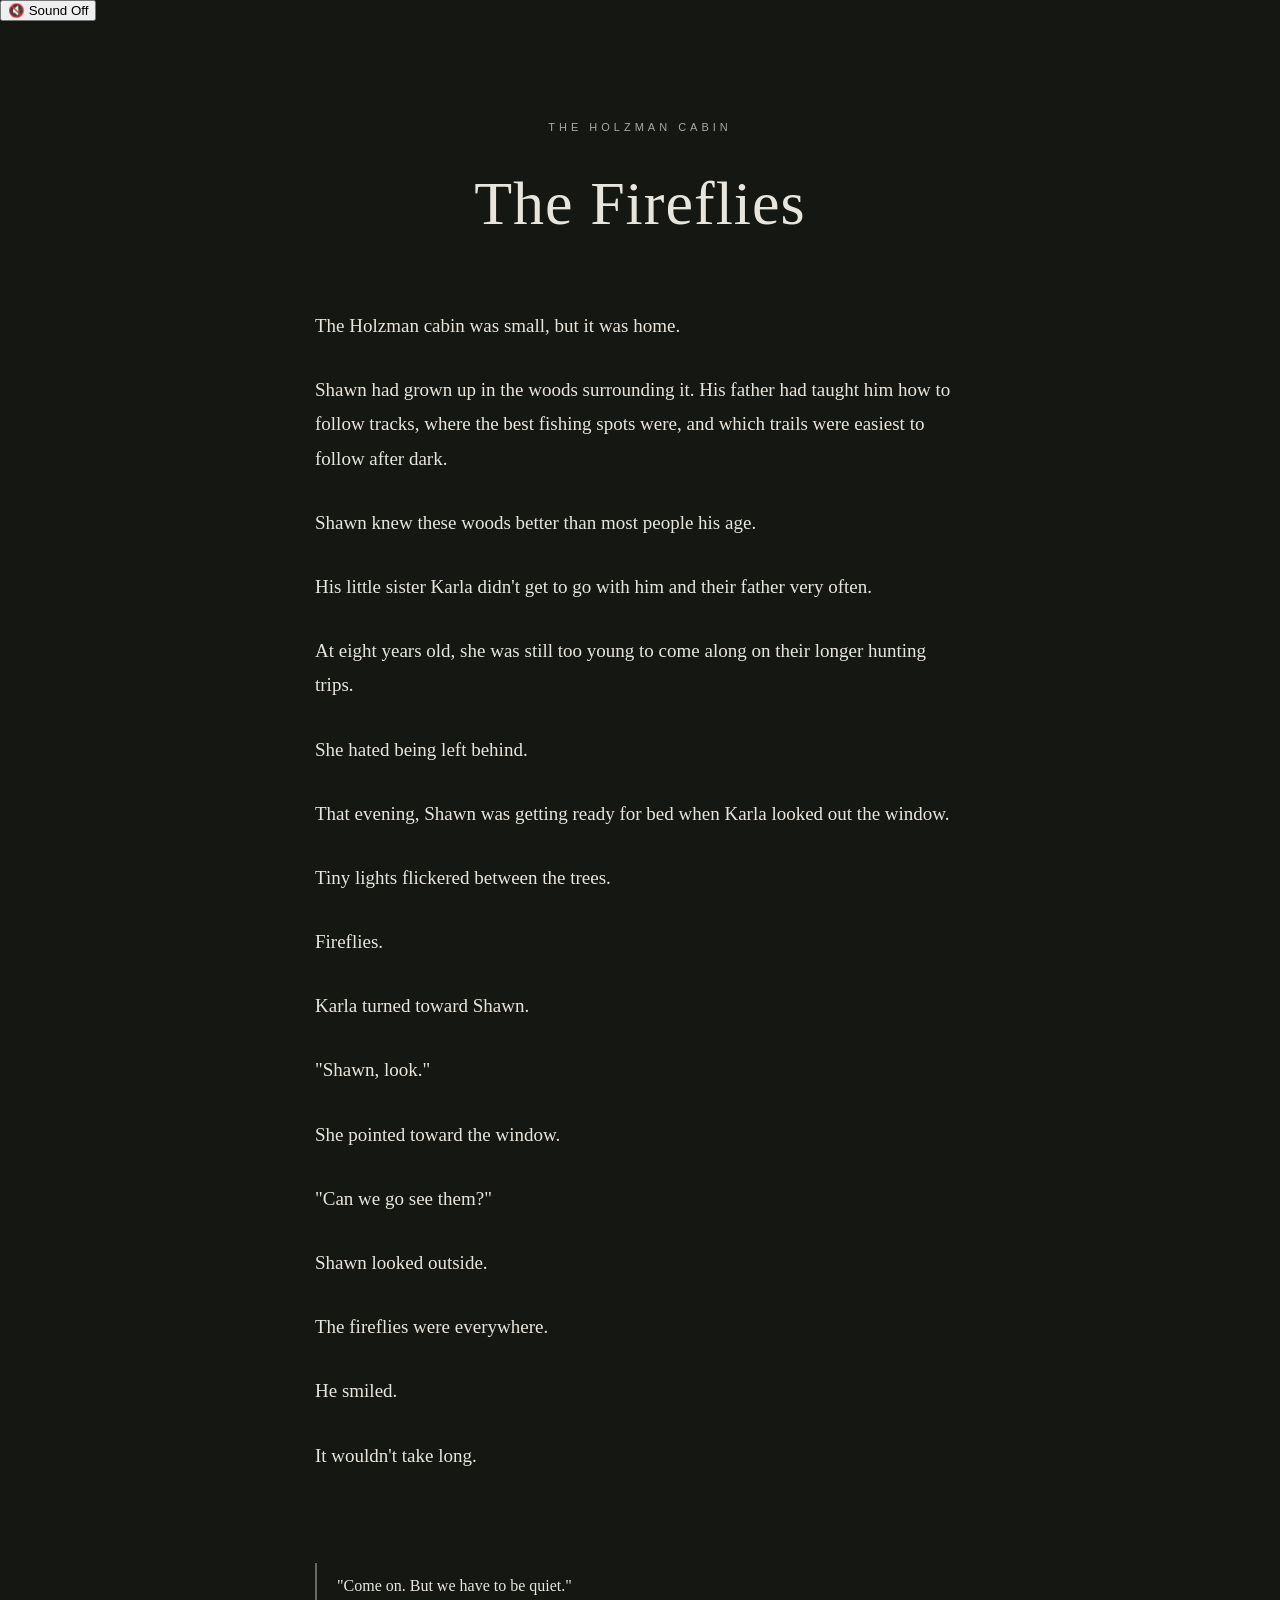
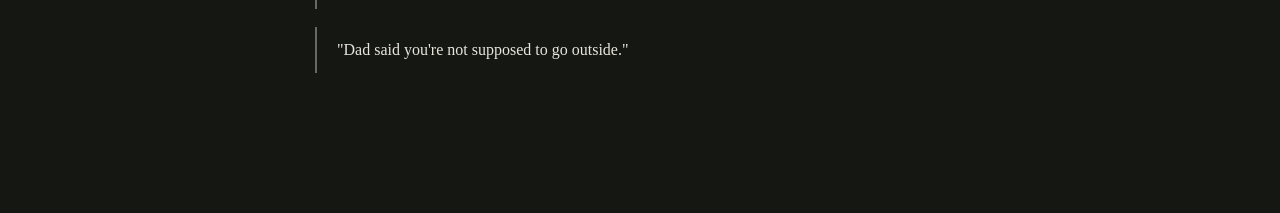
<file: index.html>
<!DOCTYPE html>
<html lang="en">
<head>
    <meta charset="UTF-8">
    <meta name="viewport" content="width=device-width, initial-scale=1.0">
    <title>The Fireflies</title>
    <link rel="stylesheet" href="./assets/css/styles.css">
</head>

<body>

    <!-- AUDIO CONTROL -->
    <div class="audio-control">
        <button id="sound-toggle">🔇 Sound Off</button>
    </div>

    <audio id="ambience" loop>
        <source src="./assets/audio/cabin-ambience.mp3" type="audio/mpeg">
    </audio>


    <main class="story-page opening">

        <p class="location">THE HOLZMAN CABIN</p>

        <h1>The Fireflies</h1>

        <section class="story-text">

            <p>
                The Holzman cabin was small, but it was home.
            </p>

            <p>
                Shawn had grown up in the woods surrounding it.
                His father had taught him how to follow tracks,
                where the best fishing spots were, and which trails
                were easiest to follow after dark.
            </p>

            <p>
                Shawn knew these woods better than most people
                his age.
            </p>

            <p>
                His little sister Karla didn't get to go with him
                and their father very often.
            </p>

            <p>
                At eight years old, she was still too young to
                come along on their longer hunting trips.
            </p>

            <p>
                She hated being left behind.
            </p>

            <p>
                That evening, Shawn was getting ready for bed when
                Karla looked out the window.
            </p>

            <p>
                Tiny lights flickered between the trees.
            </p>

            <p>
                Fireflies.
            </p>

            <p>
                Karla turned toward Shawn.
            </p>

            <p>
                "Shawn, look."
            </p>

            <p>
                She pointed toward the window.
            </p>

            <p>
                "Can we go see them?"
            </p>

            <p>
                Shawn looked outside.
            </p>

            <p>
                The fireflies were everywhere.
            </p>

            <p>
                He smiled.
            </p>

            <p>
                It wouldn't take long.
            </p>

        </section>


        <nav class="choices">

            <a href="./woods.html">
                "Come on. But we have to be quiet."
            </a>

            <a href="./cabin.html">
                "Dad said you're not supposed to go outside."
            </a>

        </nav>

    </main>


    <!-- AUDIO SCRIPT -->
    <script src="./assets/js/audio.js"></script>

</body>
</html>
</file>
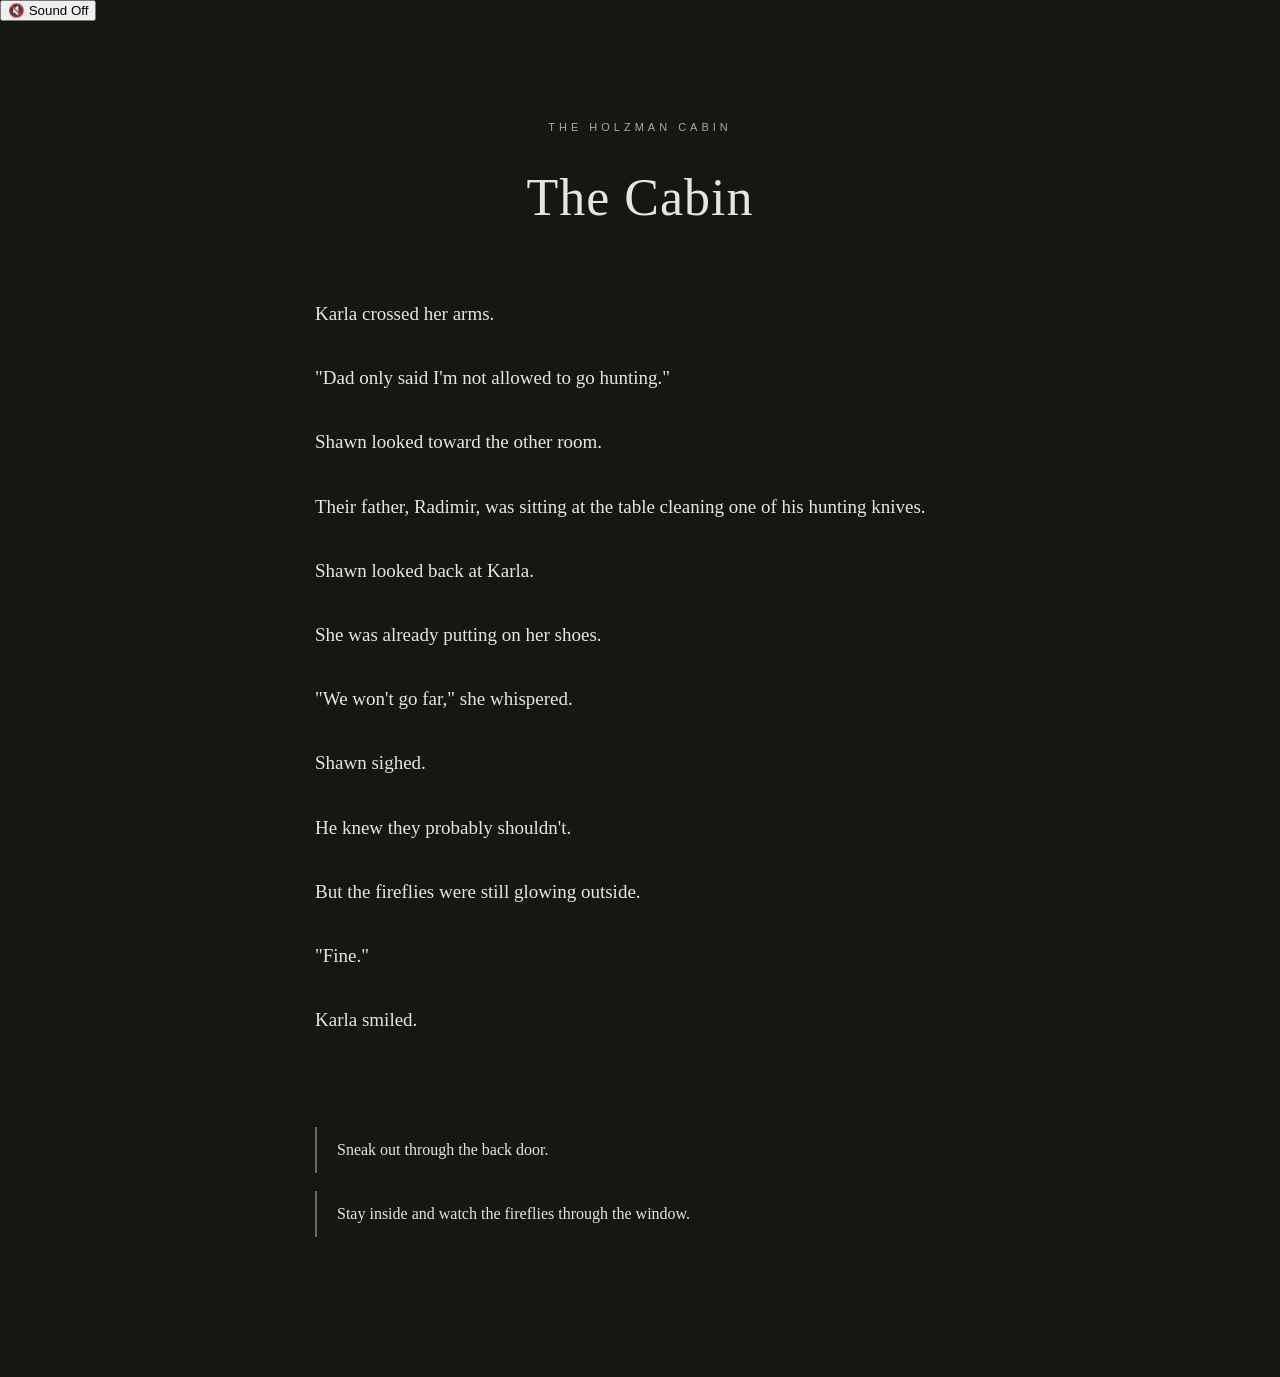
<file: cabin.html>
<!DOCTYPE html>
<html lang="en">
<head>
    <meta charset="UTF-8">
    <meta name="viewport" content="width=device-width, initial-scale=1.0">
    <title>The Fireflies — The Cabin</title>
    <link rel="stylesheet" href="./assets/css/styles.css">
</head>

<body>

    <!-- AUDIO CONTROL -->
    <div class="audio-control">
        <button id="sound-toggle">🔇 Sound Off</button>
    </div>

    <audio id="ambience" loop>
        <source src="./assets/audio/cabin-ambience.mp3" type="audio/mpeg">
    </audio>


    <main class="story-page cabin-page">

        <p class="location">THE HOLZMAN CABIN</p>

        <h1>The Cabin</h1>

        <section class="story-text">

            <p>
                Karla crossed her arms.
            </p>

            <p>
                "Dad only said I'm not allowed to go hunting."
            </p>

            <p>
                Shawn looked toward the other room.
            </p>

            <p>
                Their father, Radimir, was sitting at the table
                cleaning one of his hunting knives.
            </p>

            <p>
                Shawn looked back at Karla.
            </p>

            <p>
                She was already putting on her shoes.
            </p>

            <p>
                "We won't go far," she whispered.
            </p>

            <p>
                Shawn sighed.
            </p>

            <p>
                He knew they probably shouldn't.
            </p>

            <p>
                But the fireflies were still glowing outside.
            </p>

            <p>
                "Fine."
            </p>

            <p>
                Karla smiled.
            </p>


        </section>


        <nav class="choices">

            <a href="./woods.html">
                Sneak out through the back door.
            </a>

            <a href="./index.html">
                Stay inside and watch the fireflies through the window.
            </a>

        </nav>

    </main>


    <!-- AUDIO SCRIPT -->
    <script src="./assets/js/audio.js"></script>

</body>
</html>
</file>
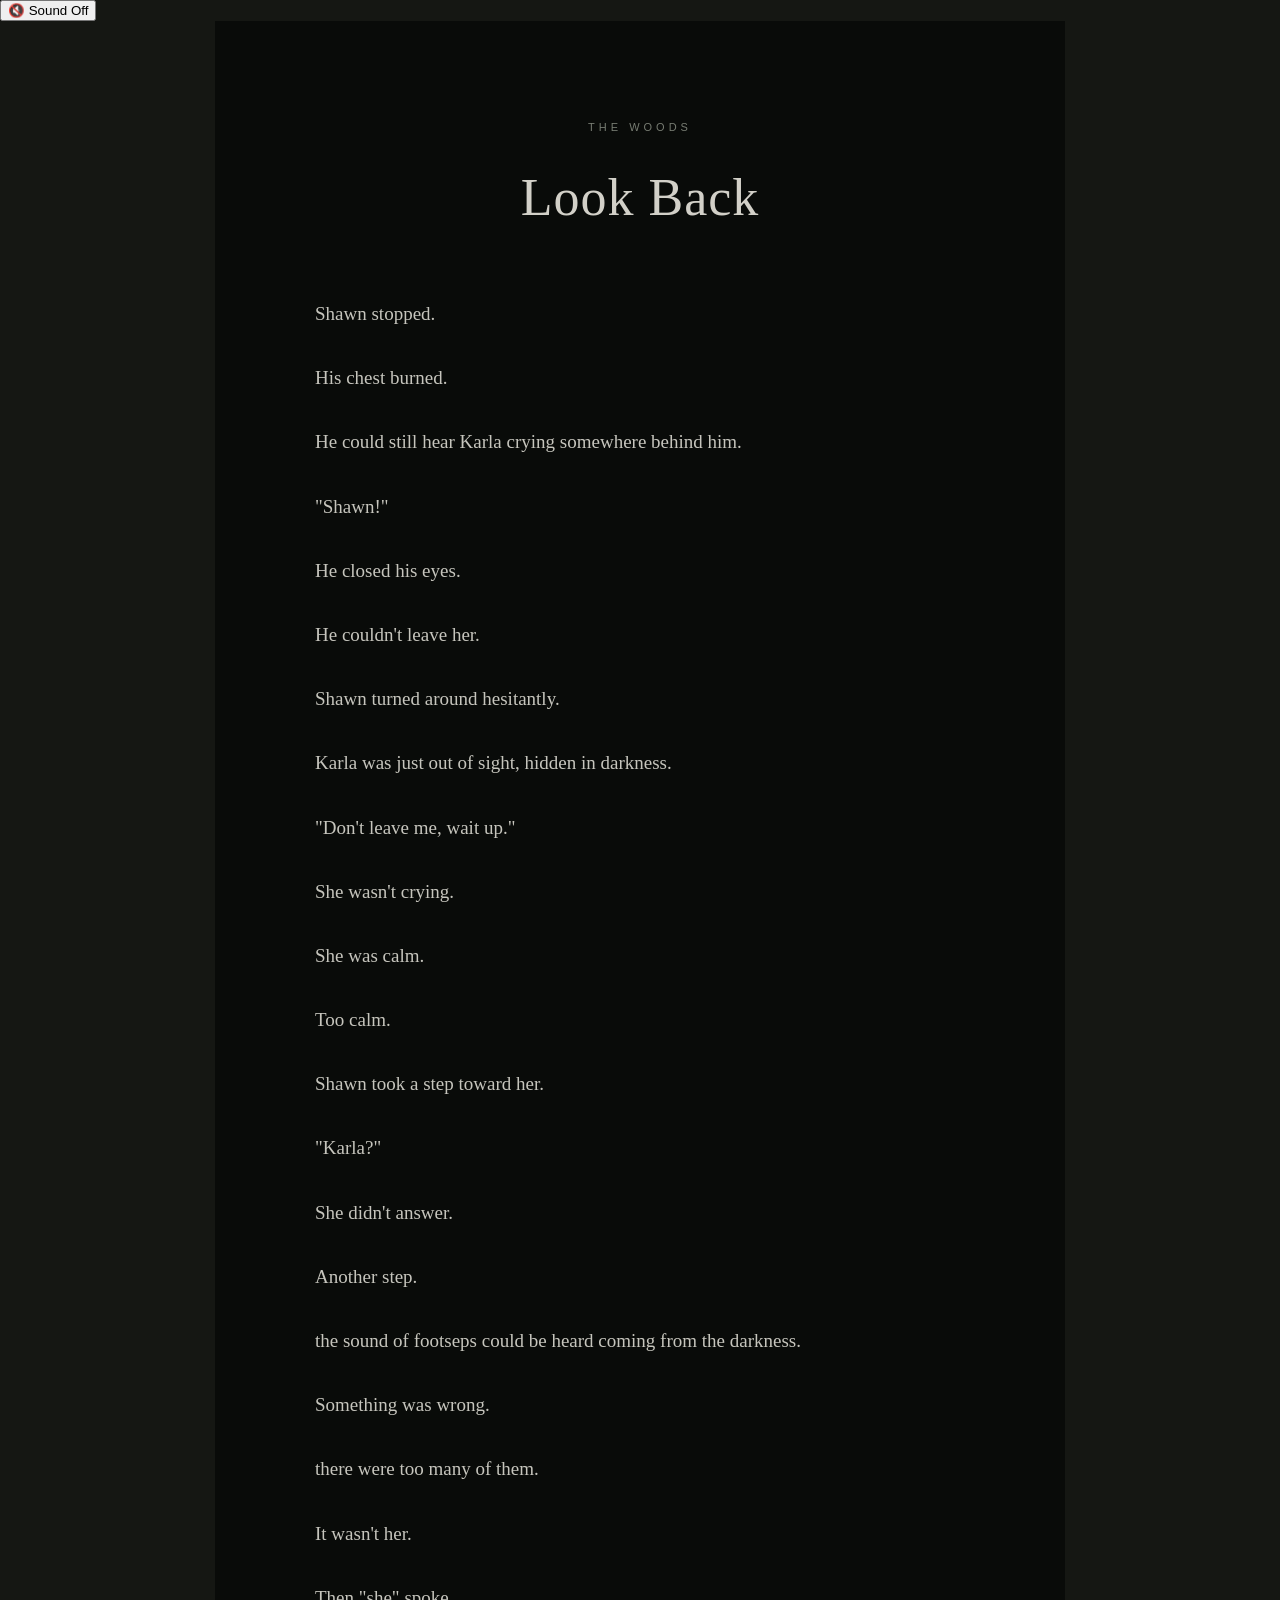
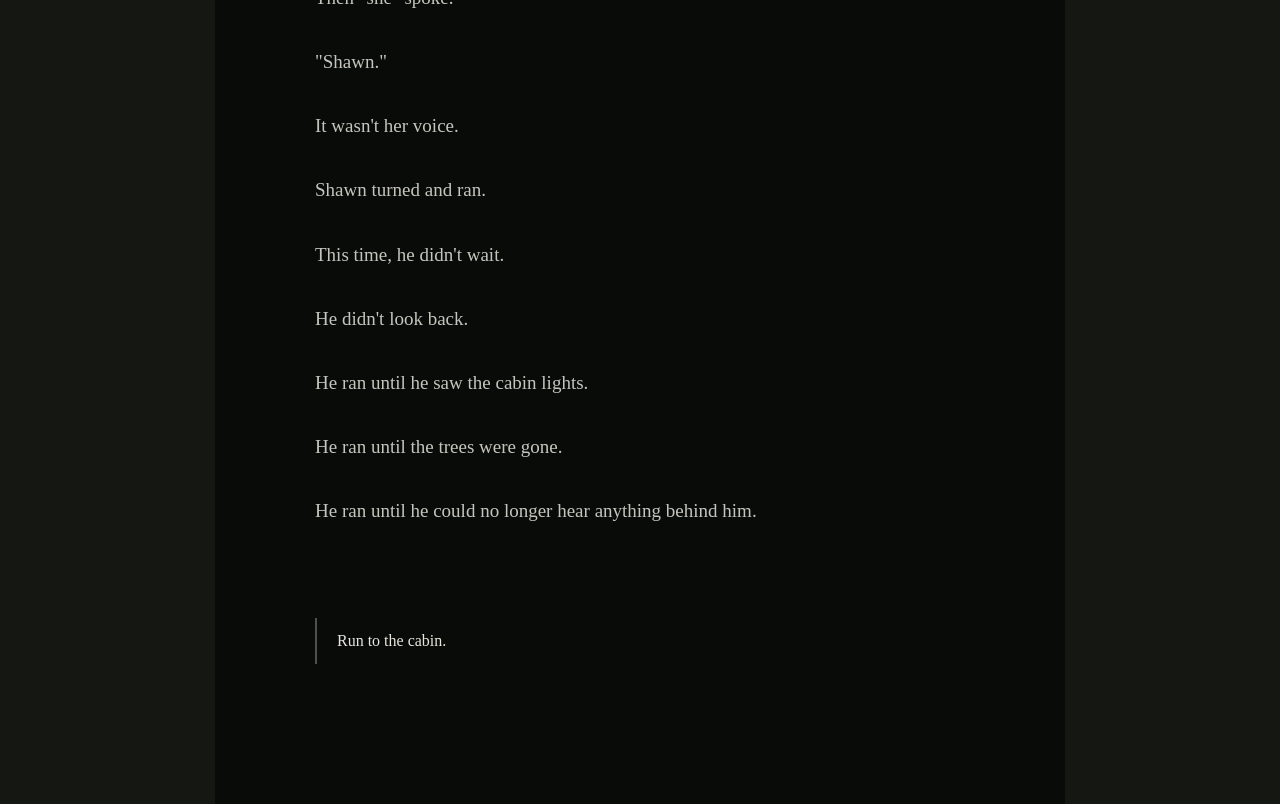
<file: creature-look.html>
<!DOCTYPE html>
<html lang="en">
<head>
    <meta charset="UTF-8">
    <meta name="viewport" content="width=device-width, initial-scale=1.0">
    <title>The Fireflies — Look Back</title>
    <link rel="stylesheet" href="./assets/css/styles.css">
</head>

<body>

        <div class="audio-control">
        <button id="sound-toggle">🔇 Sound Off</button>
    </div>

    <audio id="ambience" loop>
        <source src="./assets/audio/look.mp3" type="audio/mpeg">
    </audio>

    <main class="story-page horror-page">

        <p class="location">THE WOODS</p>

        <h1>Look Back</h1>

        <section class="story-text">

            <p>Shawn stopped.</p>

            <p>His chest burned.</p>

            <p>He could still hear Karla crying somewhere behind him.</p>

            <p>"Shawn!"</p>

            <p>He closed his eyes.</p>

            <p>He couldn't leave her.</p>

            <p>Shawn turned around hesitantly.</p>

            <p class="short-line">Karla was just out of sight, hidden in darkness.</p>

            <p>"Don't leave me, wait up."</p>

            <p>She wasn't crying.</p>

            <p>She was calm.</p>

            <p>Too calm.</p>

            <p>Shawn took a step toward her.</p>

            <p>"Karla?"</p>

            <p>She didn't answer.</p>

            <p>Another step.</p>

            <p>the sound of footseps could be heard coming from the darkness.</p>

            <p>Something was wrong.</p>

            <p>there were too many of them.</p>

            <p>It wasn't her.</p>

            <p>Then "she" spoke.</p>

            <p>"Shawn."</p>

            <p class="short-line">It wasn't her voice.</p>

            <p>Shawn turned and ran.</p>

            <p>This time, he didn't wait.</p>

            <p>He didn't look back.</p>

            <p>He ran until he saw the cabin lights.</p>

            <p>He ran until the trees were gone.</p>

            <p>He ran until he could no longer hear anything behind him.</p>

        </section>

        <nav class="choices horror-choices">

            <a href="./return.html">
                Run to the cabin.
            </a>

        </nav>

    </main>
    
    <script src="./assets/js/audio.js"></script>

    <script src="./assets/js/audio.js"></script>

</body>
</html>
</file>
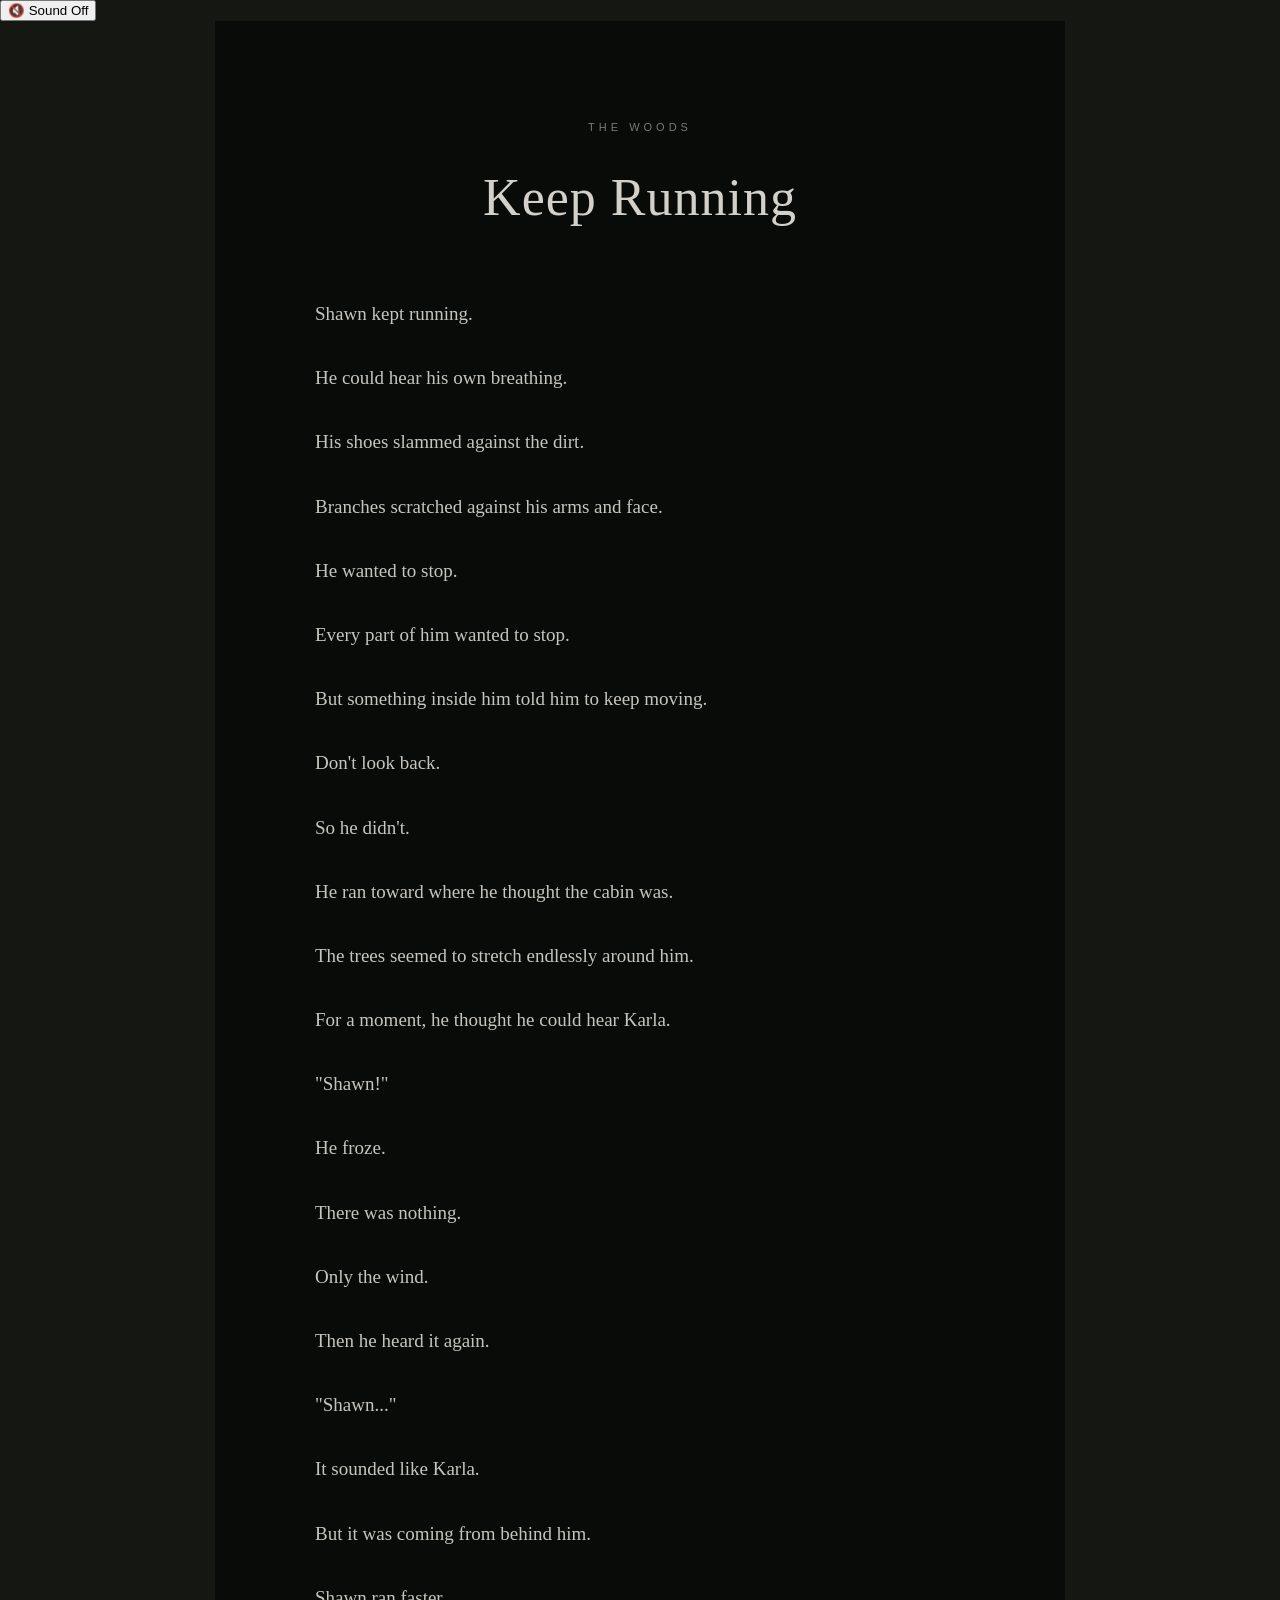
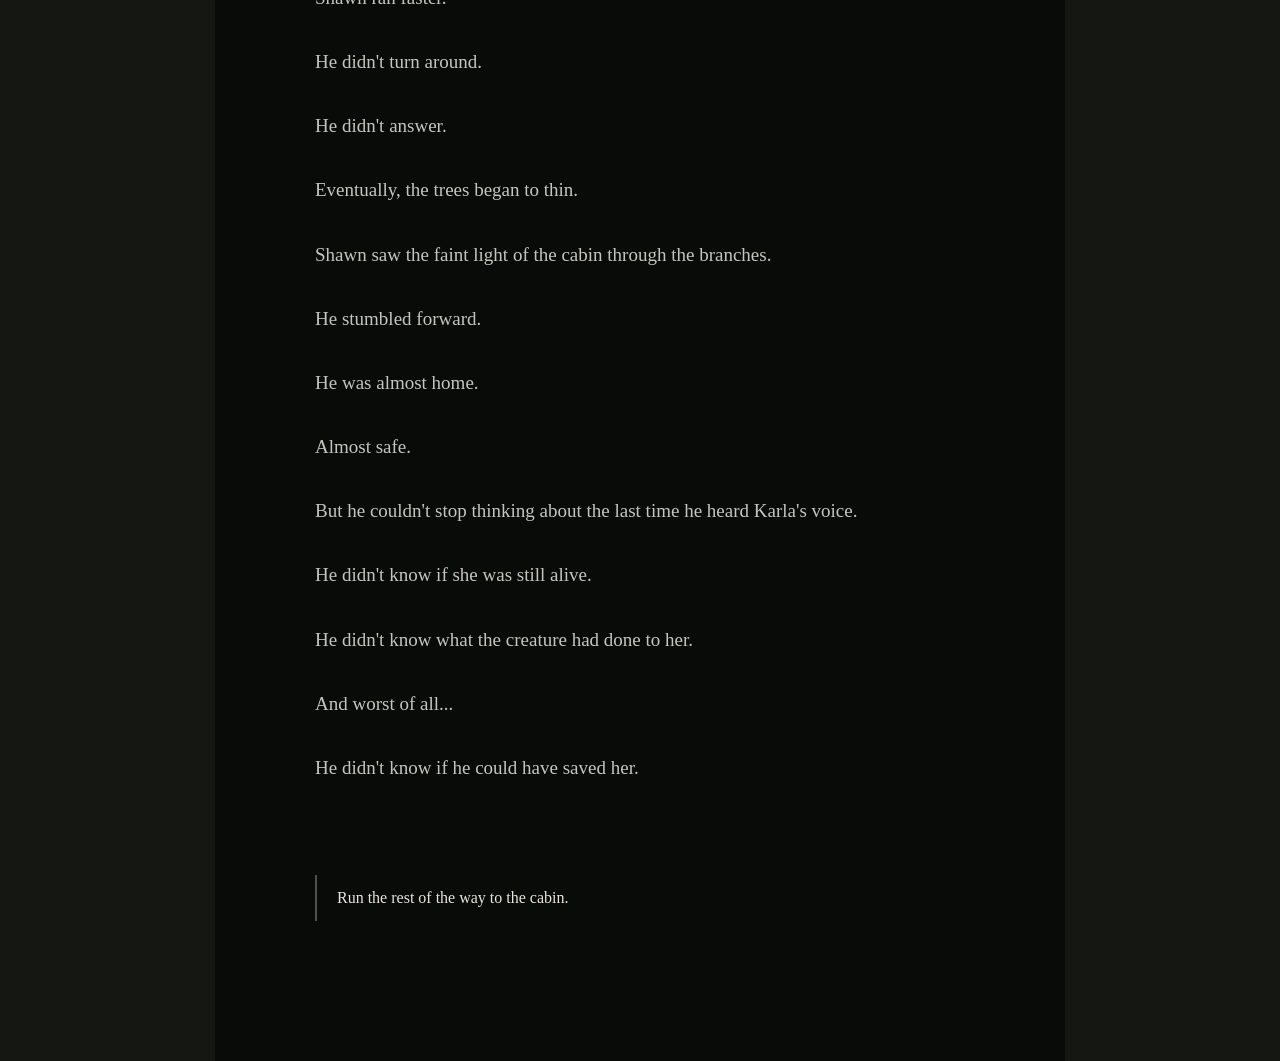
<file: creature-run.html>
<!DOCTYPE html>
<html lang="en">
<head>
    <meta charset="UTF-8">
    <meta name="viewport" content="width=device-width, initial-scale=1.0">
    <title>The Fireflies — Keep Running</title>
    <link rel="stylesheet" href="./assets/css/styles.css">
</head>

<body>

    <!-- AUDIO CONTROL -->
    <div class="audio-control">
        <button id="sound-toggle">🔇 Sound Off</button>
    </div>

    <audio id="ambience" loop>
        <source src="./assets/audio/running.mp3" type="audio/mpeg">
    </audio>


    <main class="story-page horror-page">

        <p class="location">THE WOODS</p>

        <h1>Keep Running</h1>

        <section class="story-text">

            <p>Shawn kept running.</p>

            <p>He could hear his own breathing.</p>

            <p>His shoes slammed against the dirt.</p>

            <p>Branches scratched against his arms and face.</p>

            <p>He wanted to stop.</p>

            <p>Every part of him wanted to stop.</p>

            <p>But something inside him told him to keep moving.</p>

            <p class="short-line">Don't look back.</p>

            <p>So he didn't.</p>

            <p>He ran toward where he thought the cabin was.</p>

            <p>The trees seemed to stretch endlessly around him.</p>

            <p>For a moment, he thought he could hear Karla.</p>

            <p>"Shawn!"</p>

            <p>He froze.</p>

            <p>There was nothing.</p>

            <p>Only the wind.</p>

            <p>Then he heard it again.</p>

            <p>"Shawn..."</p>

            <p>It sounded like Karla.</p>

            <p>But it was coming from behind him.</p>

            <p class="short-line">Shawn ran faster.</p>

            <p>He didn't turn around.</p>

            <p>He didn't answer.</p>

            <p>Eventually, the trees began to thin.</p>

            <p>Shawn saw the faint light of the cabin through the branches.</p>

            <p>He stumbled forward.</p>

            <p>He was almost home.</p>

            <p>Almost safe.</p>

            <p>But he couldn't stop thinking about the last time he heard Karla's voice.</p>

            <p>He didn't know if she was still alive.</p>

            <p>He didn't know what the creature had done to her.</p>

            <p>And worst of all...</p>

            <p class="short-line">He didn't know if he could have saved her.</p>

        </section>

        <nav class="choices horror-choices">

            <a href="./return.html">
                Run the rest of the way to the cabin.
            </a>

        </nav>

    </main>


    <!-- AUDIO SCRIPT -->
    <script src="./assets/js/audio.js"></script>

</body>
</html>
</file>
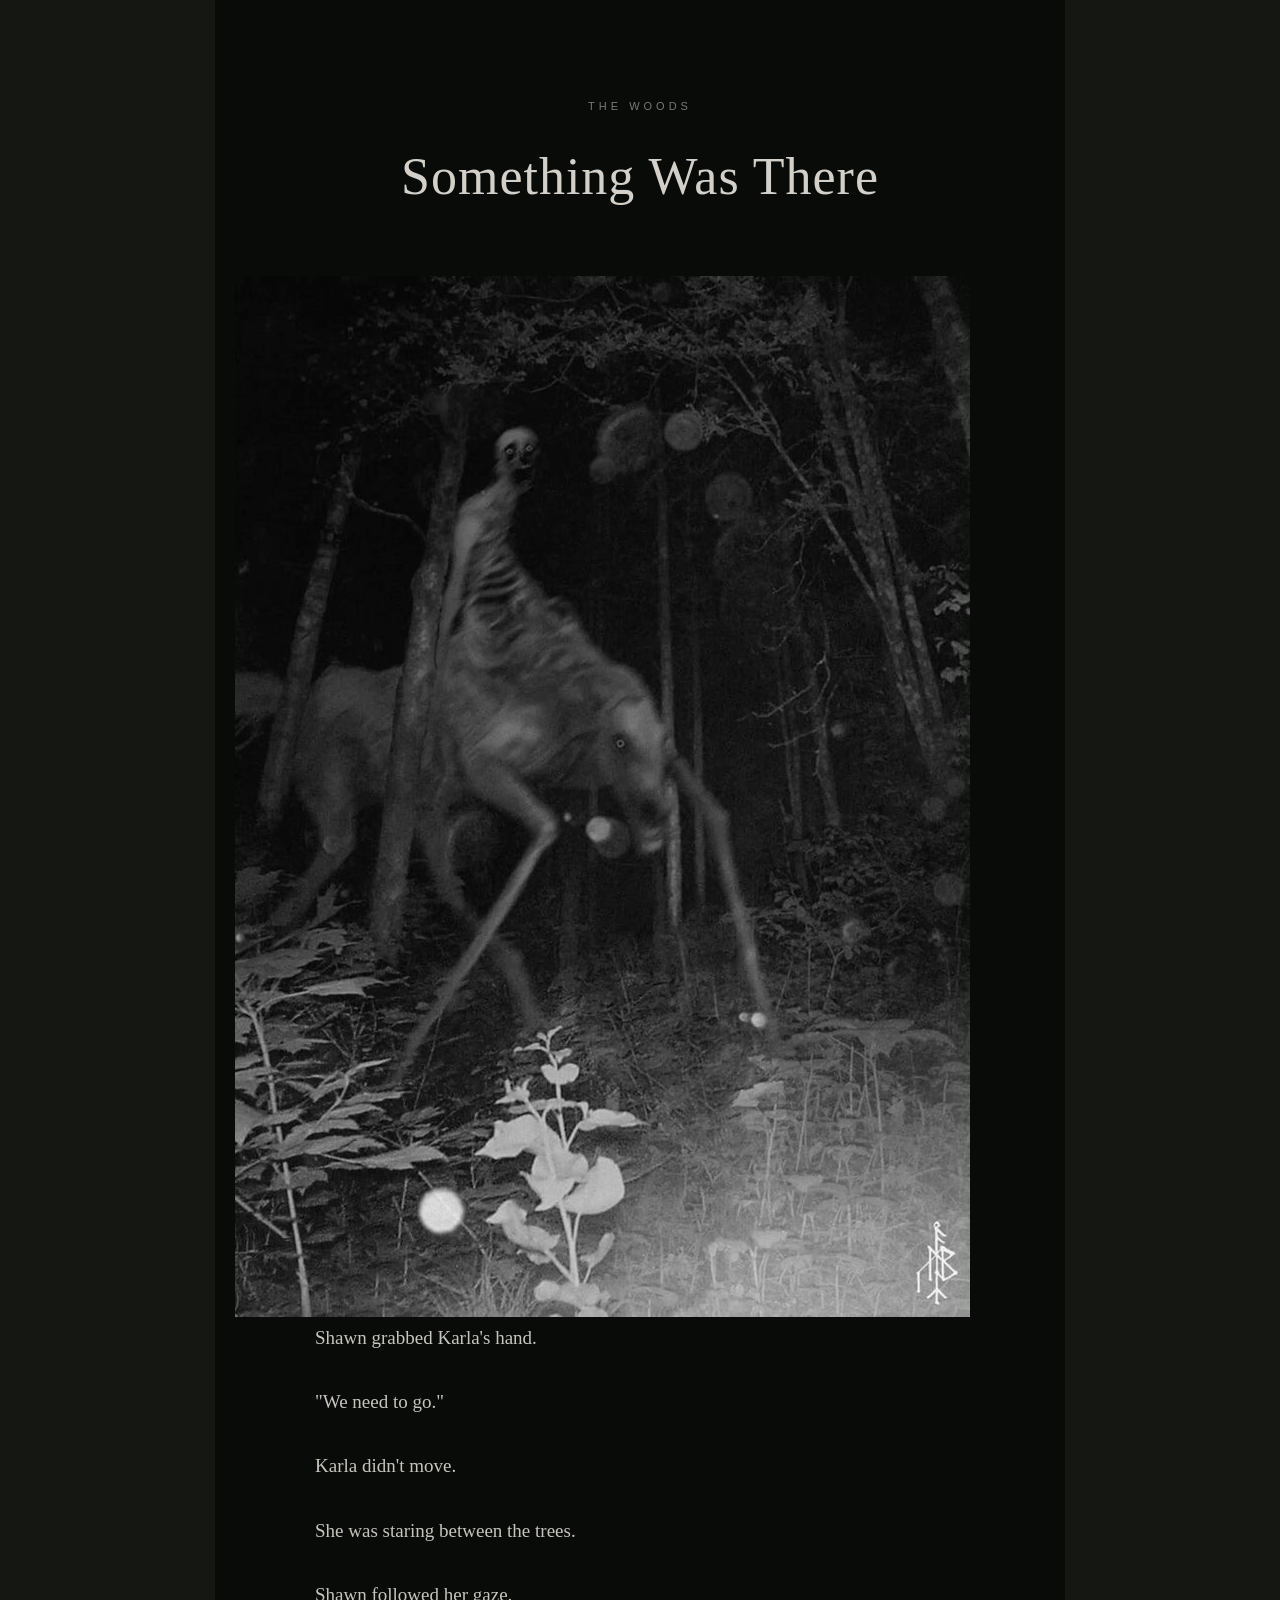
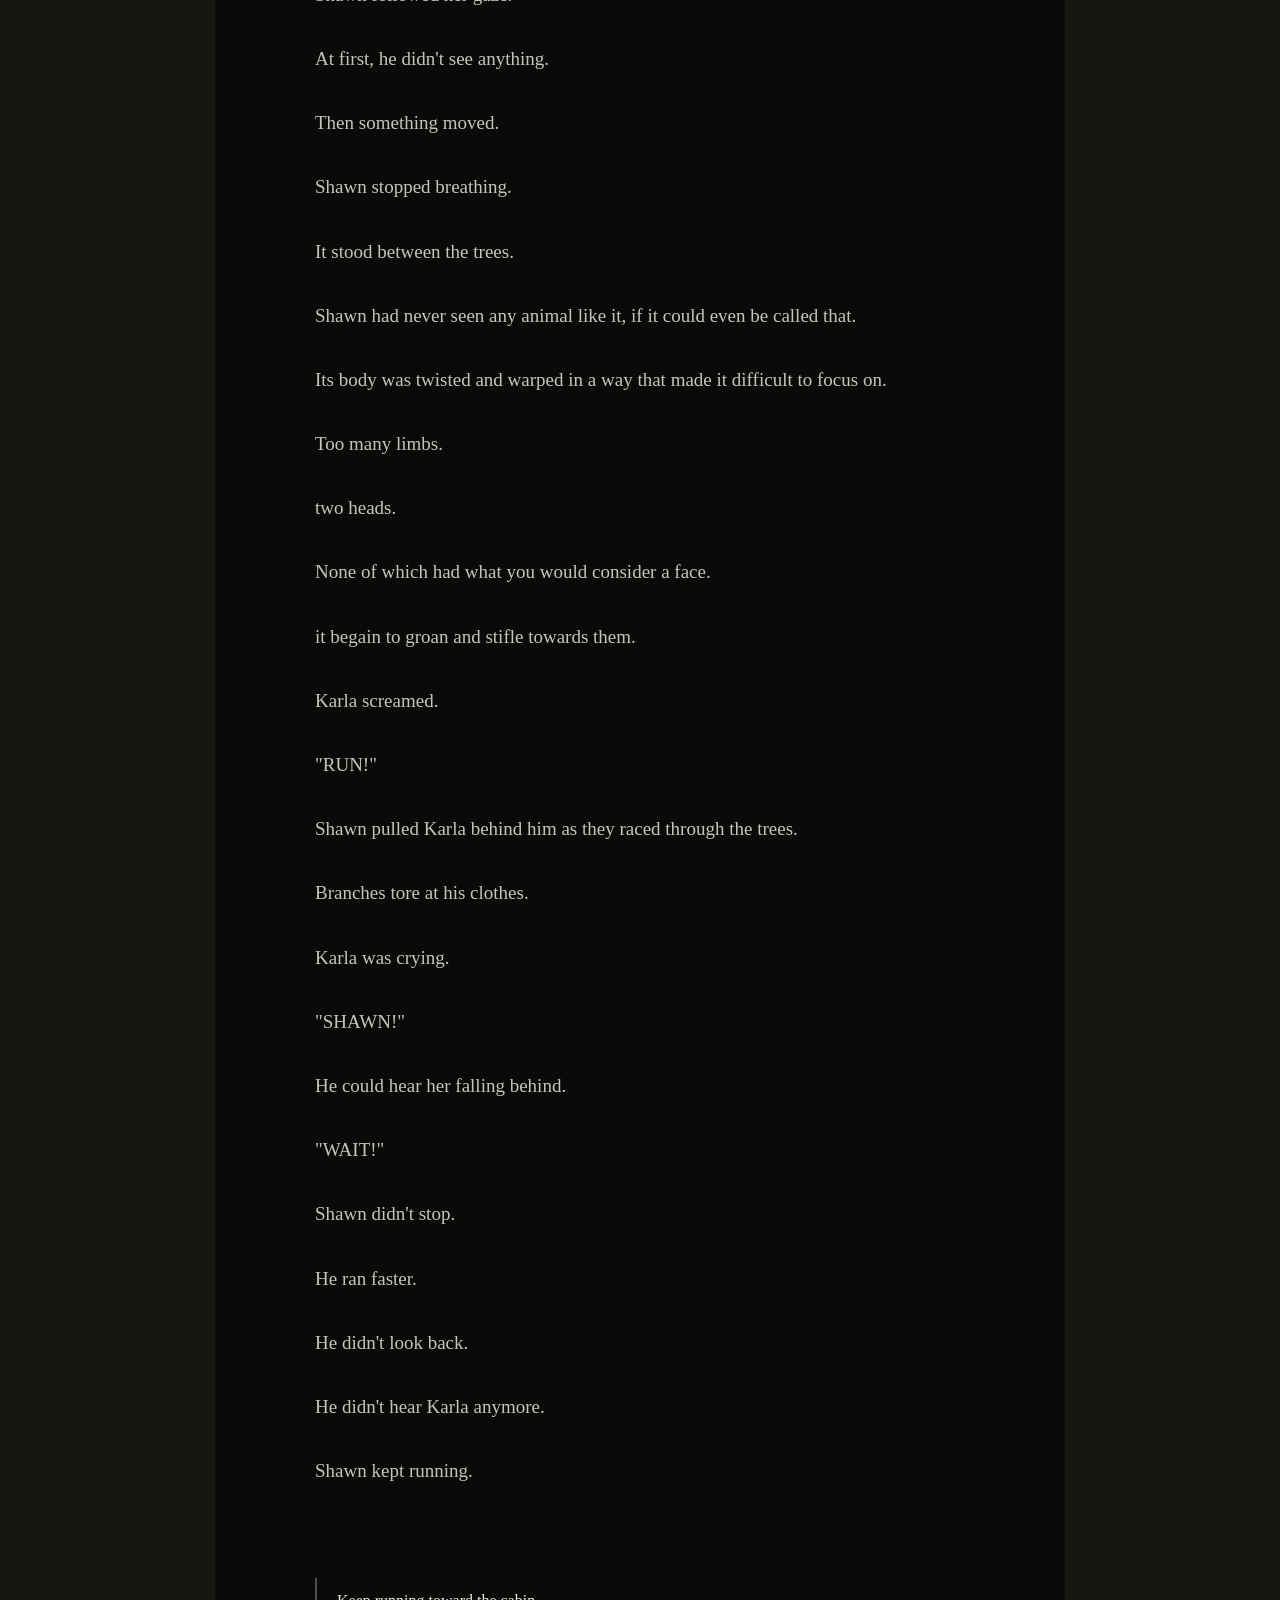
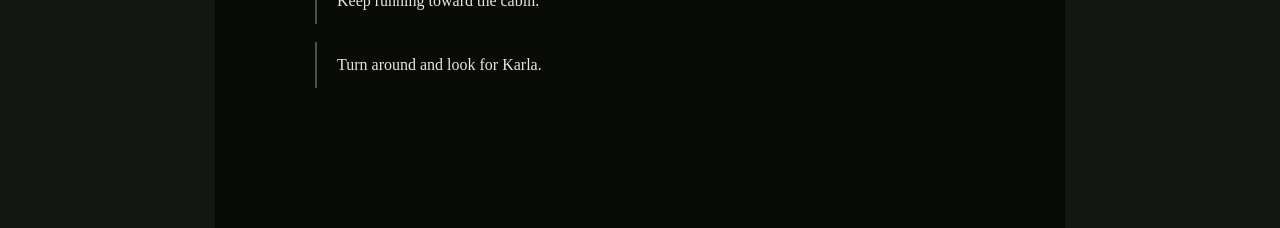
<file: creature.html>
<!DOCTYPE html>
<html lang="en">

<head>

    <meta charset="UTF-8">

    <meta name="viewport" content="width=device-width, initial-scale=1.0">

    <title>The Fireflies — Something Was There</title>

    <link rel="stylesheet" href="./assets/css/styles.css">

</head>


<body>

    <main class="story-page horror-page">


        

        <p class="location">
            THE WOODS
        </p>


        

        <h1>Something Was There</h1>


        

        <div class="creature-image">

            <img
                src="./assets/img/creature.jpg"
                alt="A vague silhouette between the trees"
            >

        </div>


        

        <section class="story-text">

            <p>
                Shawn grabbed Karla's hand.
            </p>

            <p>
                "We need to go."
            </p>

            <p>
                Karla didn't move.
            </p>

            <p>
                She was staring between the trees.
            </p>

            <p>
                Shawn followed her gaze.
            </p>

            <p>
                At first, he didn't see anything.
            </p>

            <p>
                Then something moved.
            </p>



            <p class="short-line">
                Shawn stopped breathing.
            </p>


            <p>
                It stood between the trees.
            </p>

            <p>
                Shawn had never seen any animal like it, if it could even be called that.
            </p>

            <p>
                Its body was twisted and warped in a way that made it difficult to focus on.
            </p>

            <p>
                Too many limbs.
            </p>

            <p>
                two heads.
            </p>

            <p>
                None of which had what you would consider a face.
            </p>


            <p class="short-line">
                it begain to groan and stifle towards them.
            </p>


            <p>
                Karla screamed.
            </p>

            <p>
                "RUN!"
            </p>

            <p>
                Shawn pulled Karla behind him as they raced through the
                trees.
            </p>

            <p>
                Branches tore at his clothes.
            </p>

            <p>
                Karla was crying.
            </p>

            <p>
                "SHAWN!"
            </p>

            <p>
                He could hear her falling behind.
            </p>

            <p>
                "WAIT!"
            </p>



            <p class="short-line">
                Shawn didn't stop.
            </p>


            <p>
                He ran faster.
            </p>

            <p>
                He didn't look back.
            </p>

            <p>
                He didn't hear Karla anymore.
            </p>

            <p>
                Shawn kept running.
            </p>

        </section>


        
    

        <nav class="choices horror-choices">

            <a href="./creature-run.html">
                Keep running toward the cabin.
            </a>

            <a href="./creature-look.html">
                Turn around and look for Karla.
            </a>

        </nav>


    </main>

</body>

</html>
</file>
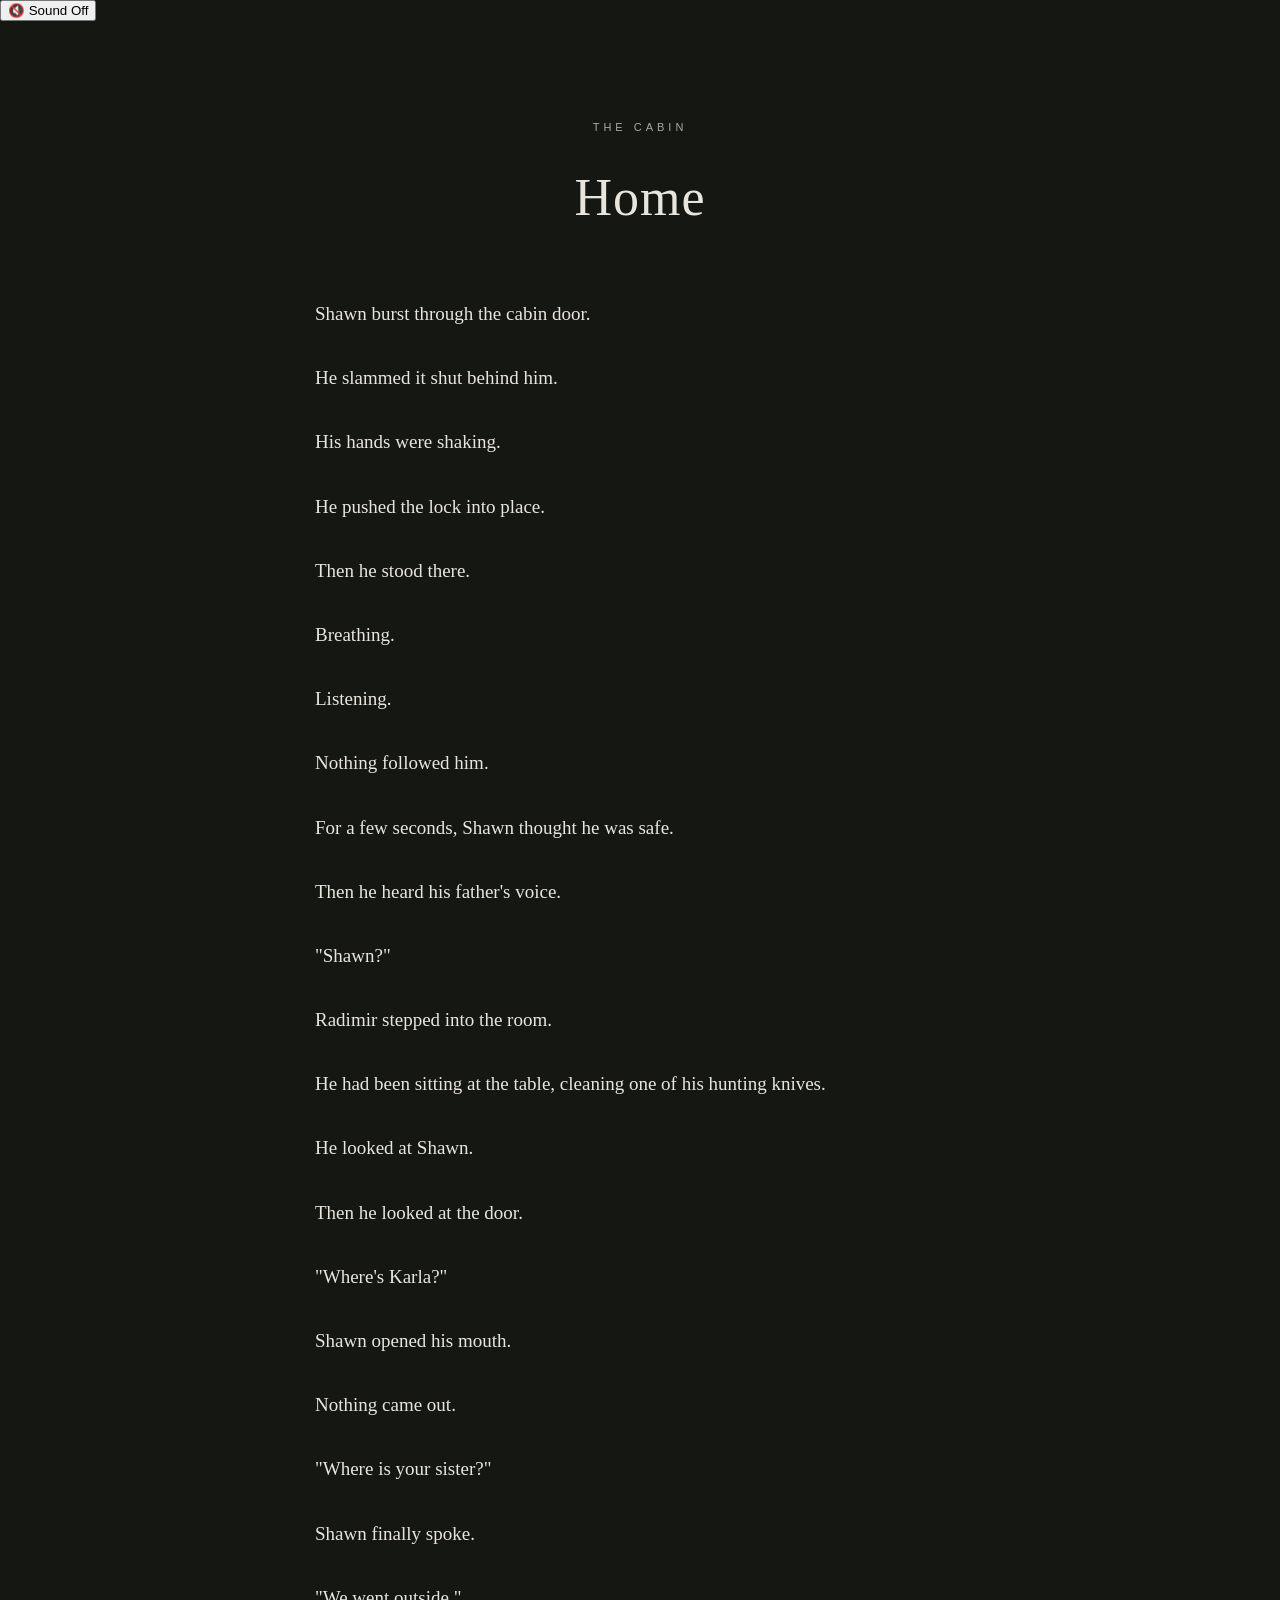
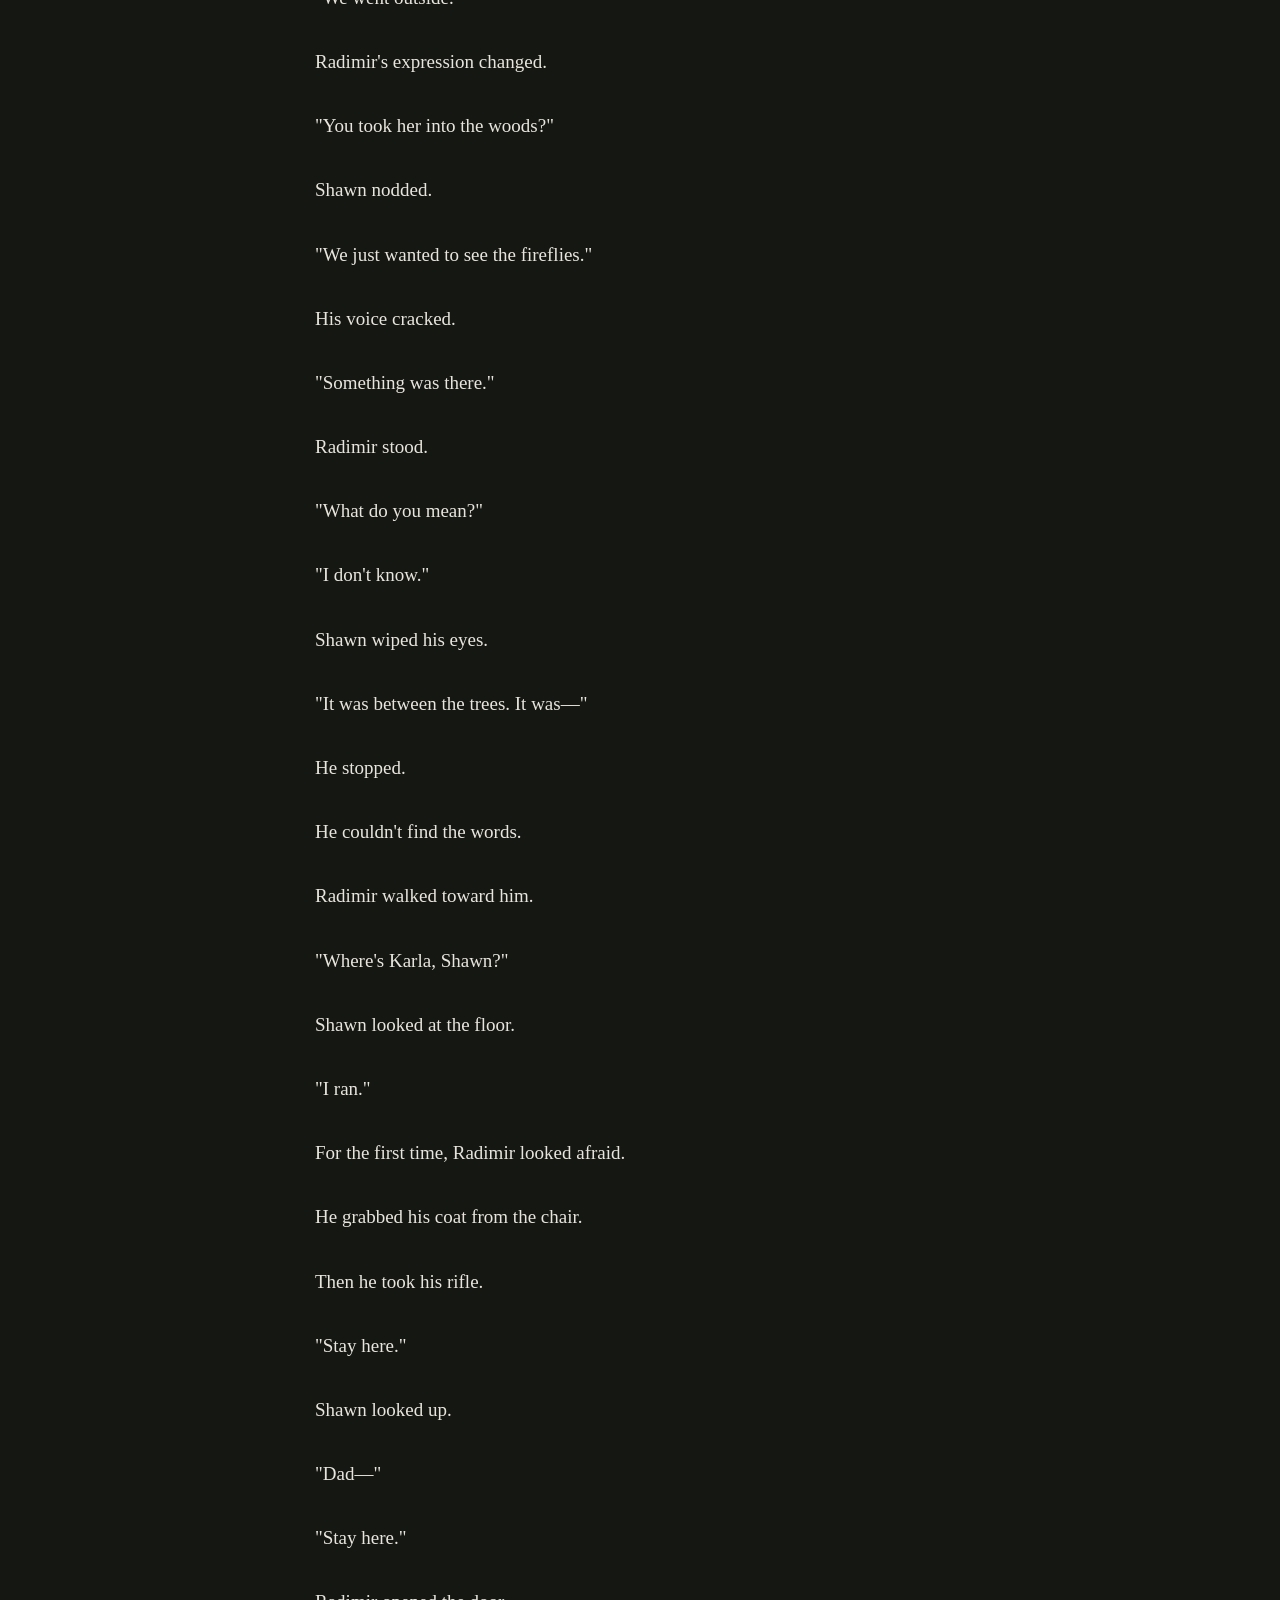
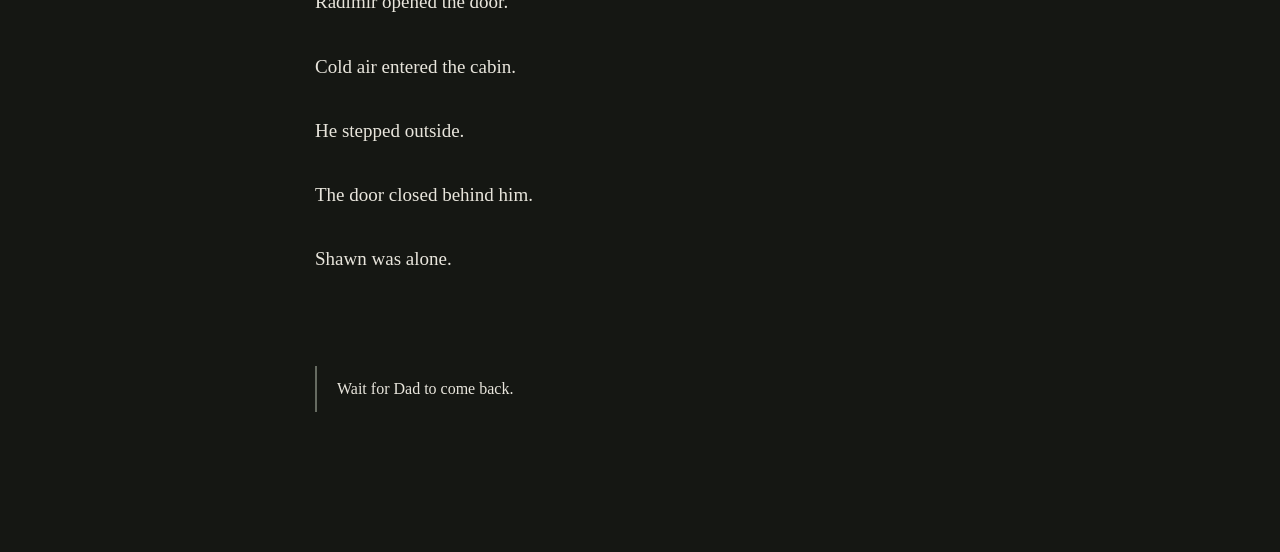
<file: return.html>
<!DOCTYPE html>
<html lang="en">
<head>
    <meta charset="UTF-8">
    <meta name="viewport" content="width=device-width, initial-scale=1.0">
    <title>The Fireflies — Home</title>
    <link rel="stylesheet" href="./assets/css/styles.css">
</head>

<body>

    <!-- AUDIO CONTROL -->
    <div class="audio-control">
        <button id="sound-toggle">🔇 Sound Off</button>
    </div>

    <audio id="ambience" loop>
        <source src="./assets/audio/return.mp3" type="audio/mpeg">
    </audio>


    <main class="story-page return-page">

        <p class="location">THE CABIN</p>

        <h1>Home</h1>

        <section class="story-text">

            <p>Shawn burst through the cabin door.</p>

            <p>He slammed it shut behind him.</p>

            <p>His hands were shaking.</p>

            <p>He pushed the lock into place.</p>

            <p>Then he stood there.</p>

            <p>Breathing.</p>

            <p>Listening.</p>

            <p>Nothing followed him.</p>

            <p>For a few seconds, Shawn thought he was safe.</p>

            <p>Then he heard his father's voice.</p>

            <p>"Shawn?"</p>

            <p>Radimir stepped into the room.</p>

            <p>He had been sitting at the table, cleaning one of his hunting knives.</p>

            <p>He looked at Shawn.</p>

            <p>Then he looked at the door.</p>

            <p>"Where's Karla?"</p>

            <p>Shawn opened his mouth.</p>

            <p>Nothing came out.</p>

            <p>"Where is your sister?"</p>

            <p>Shawn finally spoke.</p>

            <p>"We went outside."</p>

            <p>Radimir's expression changed.</p>

            <p>"You took her into the woods?"</p>

            <p>Shawn nodded.</p>

            <p>"We just wanted to see the fireflies."</p>

            <p>His voice cracked.</p>

            <p>"Something was there."</p>

            <p>Radimir stood.</p>

            <p>"What do you mean?"</p>

            <p>"I don't know."</p>

            <p>Shawn wiped his eyes.</p>

            <p>"It was between the trees. It was—"</p>

            <p>He stopped.</p>

            <p>He couldn't find the words.</p>

            <p>Radimir walked toward him.</p>

            <p>"Where's Karla, Shawn?"</p>

            <p class="short-line">Shawn looked at the floor.</p>

            <p>"I ran."</p>

            <p>For the first time, Radimir looked afraid.</p>

            <p>He grabbed his coat from the chair.</p>

            <p>Then he took his rifle.</p>

            <p>"Stay here."</p>

            <p>Shawn looked up.</p>

            <p>"Dad—"</p>

            <p>"Stay here."</p>

            <p>Radimir opened the door.</p>

            <p>Cold air entered the cabin.</p>

            <p>He stepped outside.</p>

            <p>The door closed behind him.</p>

            <p>Shawn was alone.</p>

        </section>


        <nav class="choices">

            <a href="./search.html">
                Wait for Dad to come back.
            </a>

        </nav>

    </main>


    <!-- AUDIO SCRIPT -->
    <script src="./assets/js/audio.js"></script>

</body>
</html>
</file>
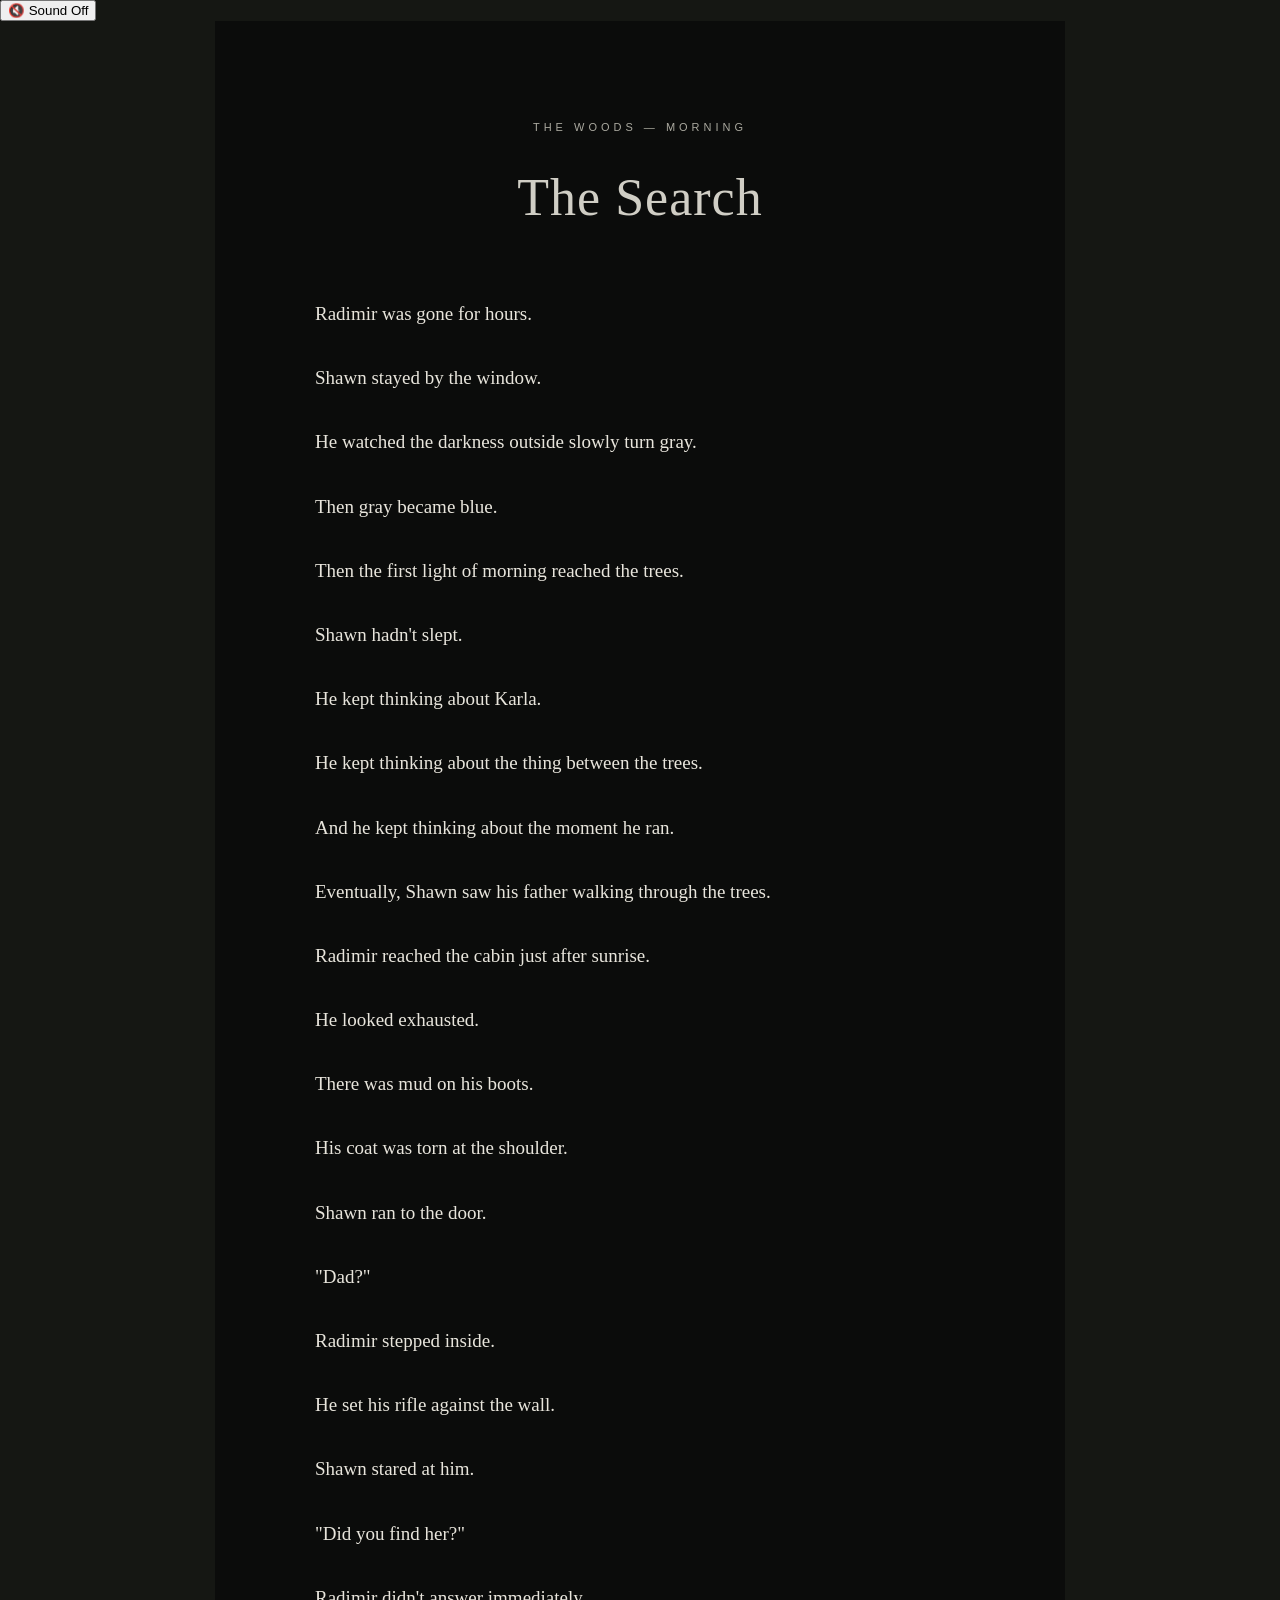
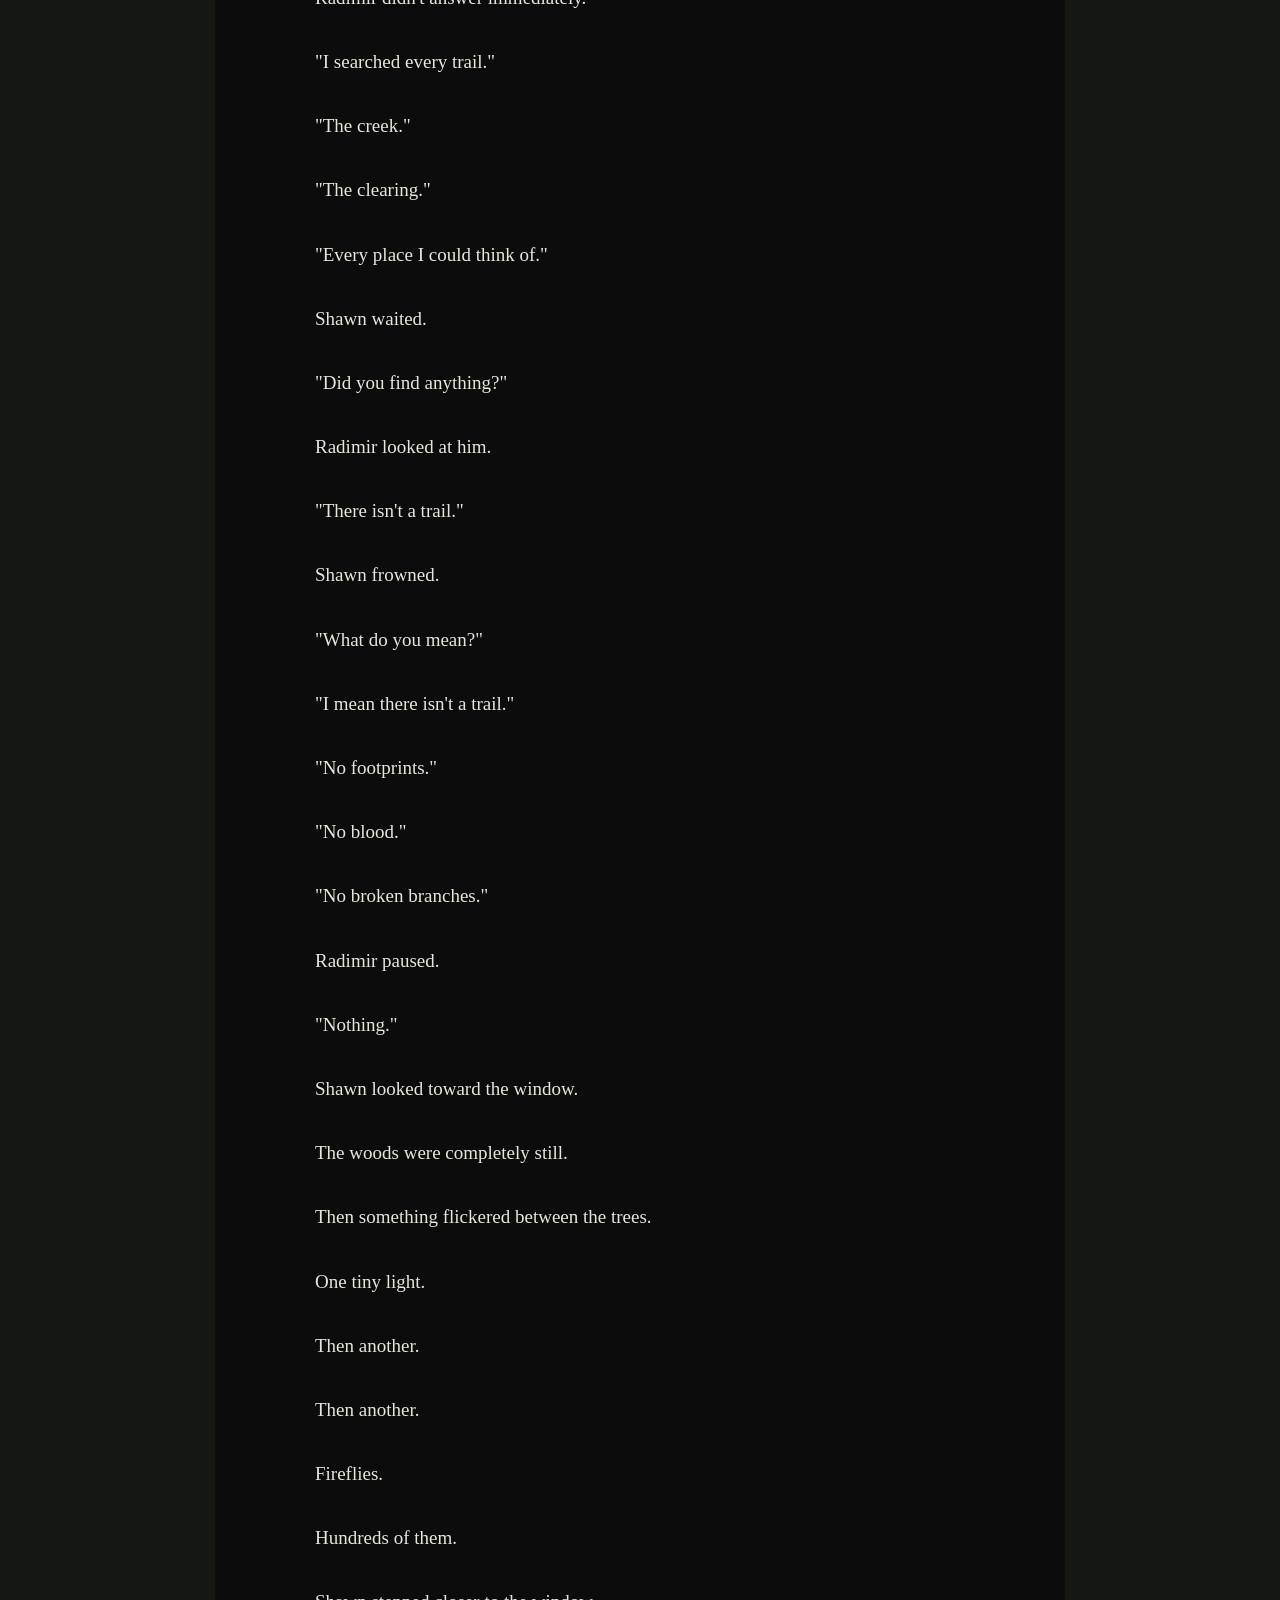
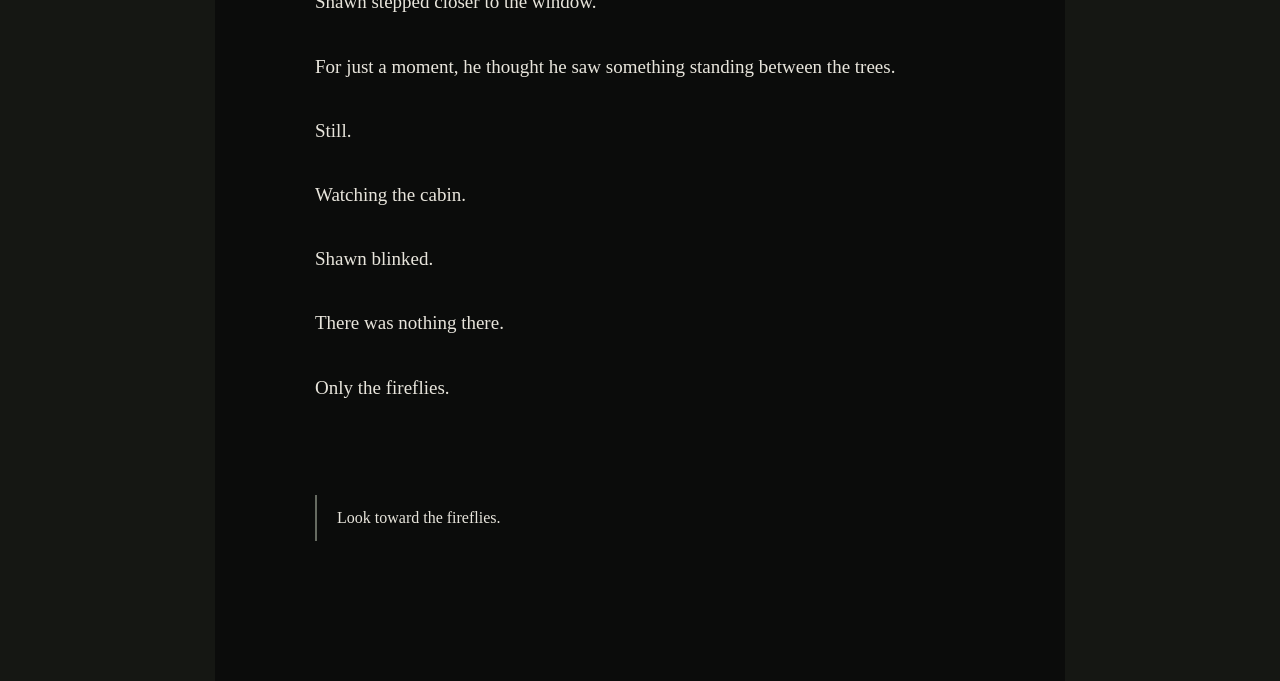
<file: search.html>
<!DOCTYPE html>
<html lang="en">
<head>
    <meta charset="UTF-8">
    <meta name="viewport" content="width=device-width, initial-scale=1.0">
    <title>The Fireflies — The Search</title>
    <link rel="stylesheet" href="./assets/css/styles.css">
</head>

<body>

    <!-- AUDIO CONTROL -->
    <div class="audio-control">
        <button id="sound-toggle">🔇 Sound Off</button>
    </div>

    <audio id="ambience" loop>
        <source src="./assets/audio/search.mp3" type="audio/mpeg">
    </audio>


    <main class="story-page ending-page">

        <p class="location">THE WOODS — MORNING</p>

        <h1>The Search</h1>

        <section class="story-text">

            <p>Radimir was gone for hours.</p>

            <p>Shawn stayed by the window.</p>

            <p>He watched the darkness outside slowly turn gray.</p>

            <p>Then gray became blue.</p>

            <p>Then the first light of morning reached the trees.</p>

            <p>Shawn hadn't slept.</p>

            <p>He kept thinking about Karla.</p>

            <p>He kept thinking about the thing between the trees.</p>

            <p>And he kept thinking about the moment he ran.</p>

            <p>Eventually, Shawn saw his father walking through the trees.</p>

            <p>Radimir reached the cabin just after sunrise.</p>

            <p>He looked exhausted.</p>

            <p>There was mud on his boots.</p>

            <p>His coat was torn at the shoulder.</p>

            <p>Shawn ran to the door.</p>

            <p>"Dad?"</p>

            <p>Radimir stepped inside.</p>

            <p>He set his rifle against the wall.</p>

            <p>Shawn stared at him.</p>

            <p>"Did you find her?"</p>

            <p>Radimir didn't answer immediately.</p>

            <p>"I searched every trail."</p>

            <p>"The creek."</p>

            <p>"The clearing."</p>

            <p>"Every place I could think of."</p>

            <p>Shawn waited.</p>

            <p>"Did you find anything?"</p>

            <p>Radimir looked at him.</p>

            <p class="short-line">"There isn't a trail."</p>

            <p>Shawn frowned.</p>

            <p>"What do you mean?"</p>

            <p>"I mean there isn't a trail."</p>

            <p>"No footprints."</p>

            <p>"No blood."</p>

            <p>"No broken branches."</p>

            <p>Radimir paused.</p>

            <p>"Nothing."</p>

            <p>Shawn looked toward the window.</p>

            <p>The woods were completely still.</p>

            <p>Then something flickered between the trees.</p>

            <p>One tiny light.</p>

            <p>Then another.</p>

            <p>Then another.</p>

            <p>Fireflies.</p>

            <p>Hundreds of them.</p>

            <p>Shawn stepped closer to the window.</p>

            <p>For just a moment, he thought he saw something standing between the trees.</p>

            <p>Still.</p>

            <p>Watching the cabin.</p>

            <p>Shawn blinked.</p>

            <p>There was nothing there.</p>

            <p>Only the fireflies.</p>

        </section>


        <nav class="choices">

            <a href="./index.html">
                Look toward the fireflies.
            </a>

        </nav>

    </main>


    <!-- AUDIO SCRIPT -->
    <script src="./assets/js/audio.js"></script>

</body>
</html>
</file>
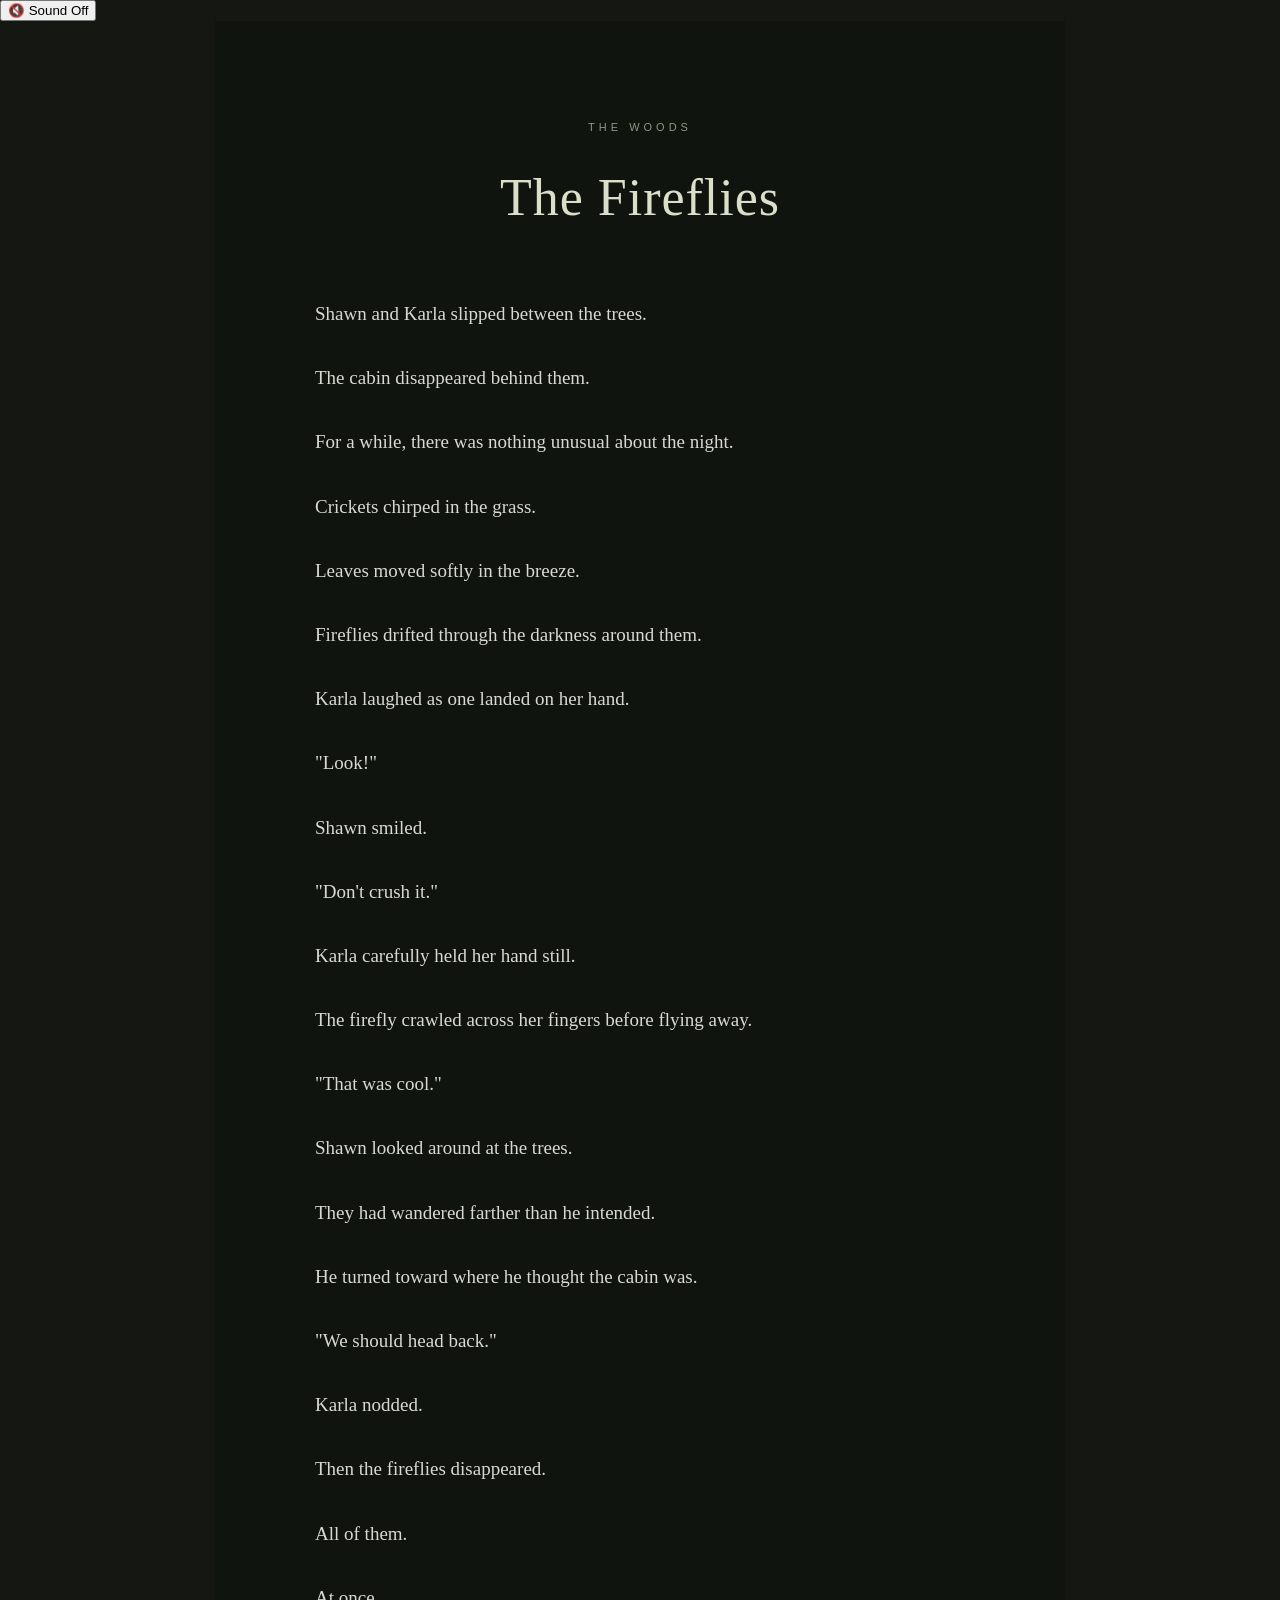
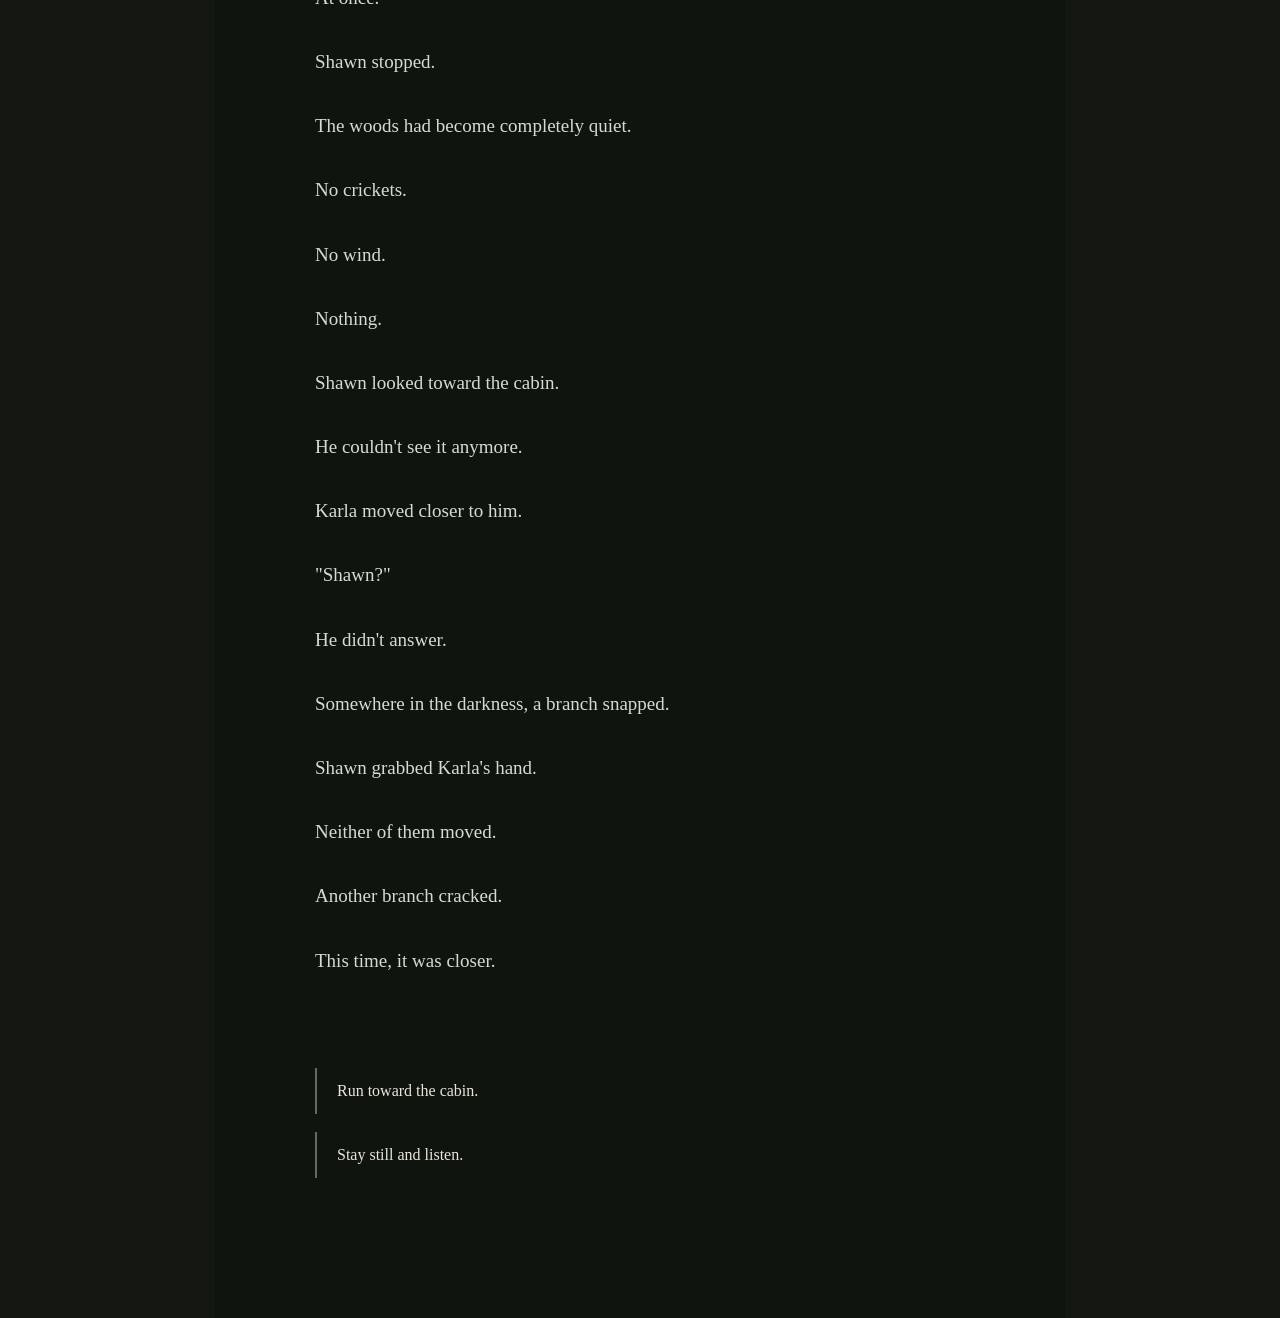
<file: woods.html>
<!DOCTYPE html>
<html lang="en">
<head>
    <meta charset="UTF-8">
    <meta name="viewport" content="width=device-width, initial-scale=1.0">
    <title>The Fireflies — The Woods</title>
    <link rel="stylesheet" href="./assets/css/styles.css">
</head>

<body>

    <!-- AUDIO CONTROL -->
    <div class="audio-control">
        <button id="sound-toggle">🔇 Sound Off</button>
    </div>

    <audio id="ambience" loop>
        <source src="./assets/audio/forest-night.mp3" type="audio/mpeg">
    </audio>


    <main class="story-page woods-page">

        <p class="location">THE WOODS</p>

        <h1>The Fireflies</h1>

        <section class="story-text">

            <p>
                Shawn and Karla slipped between the trees.
            </p>

            <p>
                The cabin disappeared behind them.
            </p>

            <p>
                For a while, there was nothing unusual about the night.
            </p>

            <p>
                Crickets chirped in the grass.
            </p>

            <p>
                Leaves moved softly in the breeze.
            </p>

            <p>
                Fireflies drifted through the darkness around them.
            </p>

            <p>
                Karla laughed as one landed on her hand.
            </p>

            <p>
                "Look!"
            </p>

            <p>
                Shawn smiled.
            </p>

            <p>
                "Don't crush it."
            </p>

            <p>
                Karla carefully held her hand still.
            </p>

            <p>
                The firefly crawled across her fingers before
                flying away.
            </p>

            <p>
                "That was cool."
            </p>

            <p>
                Shawn looked around at the trees.
            </p>

            <p>
                They had wandered farther than he intended.
            </p>

            <p>
                He turned toward where he thought the cabin was.
            </p>

            <p>
                "We should head back."
            </p>

            <p>
                Karla nodded.
            </p>

            <p>
                Then the fireflies disappeared.
            </p>

            <p>
                All of them.
            </p>

            <p>
                At once.
            </p>

            <p>
                Shawn stopped.
            </p>

            <p>
                The woods had become completely quiet.
            </p>

            <p>
                No crickets.
            </p>

            <p>
                No wind.
            </p>

            <p>
                Nothing.
            </p>

            <p>
                Shawn looked toward the cabin.
            </p>

            <p>
                He couldn't see it anymore.
            </p>

            <p>
                Karla moved closer to him.
            </p>

            <p>
                "Shawn?"
            </p>

            <p>
                He didn't answer.
            </p>

            <p>
                Somewhere in the darkness, a branch snapped.
            </p>

            <p>
                Shawn grabbed Karla's hand.
            </p>

            <p>
                Neither of them moved.
            </p>

            <p>
                Another branch cracked.
            </p>

            <p>
                This time, it was closer.
            </p>

        </section>


        <nav class="choices">

            <a href="./creature.html">
                Run toward the cabin.
            </a>

            <a href="./creature.html">
                Stay still and listen.
            </a>

        </nav>

    </main>


    <!-- AUDIO SCRIPT -->
    <script src="./assets/js/audio.js"></script>

</body>
</html>
</file>
<file: assets/css/styles.css>
/* ========================================
   THE FIREFLIES
   Main Stylesheet
   ======================================== */


/* ---------- GENERAL PAGE ---------- */

* {
    box-sizing: border-box;
}

html {
    scroll-behavior: smooth;
}

body {
    margin: 0;
    background-color: #151713;
    color: #e8e5dc;
    font-family: Georgia, "Times New Roman", serif;
}


/* ---------- STORY CONTAINER ---------- */

.story-page {
    width: 90%;
    max-width: 850px;
    min-height: 100vh;

    margin: 0 auto;

    padding: 100px 20px 140px;
}


/* ---------- LOCATION ---------- */

.location {
    font-family: Arial, Helvetica, sans-serif;

    font-size: 11px;
    letter-spacing: 4px;
    text-align: center;

    color: #aaa99f;

    margin: 0 0 35px;
}


/* ---------- HEADINGS ---------- */

h1 {
    font-size: 52px;
    font-weight: normal;
    text-align: center;

    margin: 0 0 70px;

    letter-spacing: 1px;
}


/* ---------- STORY TEXT ---------- */

.story-text {
    max-width: 650px;
    margin: 0 auto;
}

.story-text p {
    font-size: 19px;
    line-height: 1.8;

    margin: 0 0 30px;
}


/* ---------- CHOICES ---------- */

.choices {
    display: flex;
    flex-direction: column;

    gap: 18px;

    max-width: 650px;

    margin: 90px auto 0;
}

.choices a {
    display: block;

    color: #e8e5dc;
    text-decoration: none;

    border-left: 2px solid #666b61;

    padding: 14px 20px;

    transition:
        border-color 0.3s ease,
        padding-left 0.3s ease,
        color 0.3s ease;
}

.choices a:hover {
    border-left-color: #d6e68a;

    color: #d6e68a;

    padding-left: 30px;
}


/* ========================================
   OPENING
   ======================================== */

.opening {
    background-color: #151713;
}

.opening h1 {
    font-size: 62px;
}


/* ========================================
   CABIN
   ======================================== */

.cabin-page {
    background-color: #151713;
}


/* ========================================
   WOODS
   ======================================== */

.woods-page {
    background-color: #10140f;
}

.woods-page .location {
    color: #8e987e;
}

.woods-page h1 {
    color: #d9dfc9;
}

.woods-page .story-text p {
    color: #d8d9d0;
}


/* ========================================
   HORROR
   ======================================== */

.horror-page {
    background-color: #090b09;
}

.horror-page .location {
    color: #777c72;
}

.horror-page h1 {
    color: #d2d0c8;
}

.horror-page .story-text p {
    color: #c6c5bd;
}

.horror-page .choices a {
    border-left-color: #4d514b;
}


/* ========================================
   ENDING
   ======================================== */

.ending-page {
    background-color: #0b0c0b;
}

.ending-page h1 {
    color: #d0cec5;
}

.ending {
    margin-top: 70px !important;

    font-style: italic;

    color: #b6b4aa;
}


/* ========================================
   MOBILE
   ======================================== */

@media (max-width: 600px) {

    .story-page {
        width: 92%;

        padding:
            60px
            15px
            100px;
    }

    h1 {
        font-size: 38px;

        margin-bottom: 50px;
    }

    .opening h1 {
        font-size: 46px;
    }

    .story-text p {
        font-size: 17px;
        line-height: 1.7;

        margin-bottom: 25px;
    }

    .choices {
        margin-top: 60px;
    }

    /* ========================================
   CREATURE PAGE
   ======================================== */

.horror-page {
    background-color: #070807;

    min-height: 100vh;

    transition: background-color 1s ease;
}


/* ---------- CREATURE IMAGE ---------- */

.creature-image {
    width: 100%;
    max-width: 650px;

    margin: 0 auto 80px;

    overflow: hidden;

    opacity: 0.65;
}

.creature-image img {
    display: block;

    width: 100%;
    height: auto;

    filter:
        brightness(35%)
        contrast(130%)
        saturate(40%);

    opacity: 0.7;
}


/* ---------- HORROR TEXT ---------- */

.horror-page .story-text {
    max-width: 620px;
}

.horror-page .story-text p {
    color: #c7c6bf;

    font-size: 19px;

    line-height: 1.9;
}


/* ---------- SHORT SENTENCES ---------- */

.short-line {
    margin-top: 65px !important;
    margin-bottom: 65px !important;

    font-size: 22px !important;

    color: #dedcd3 !important;
}


/* ---------- HORROR CHOICES ---------- */

.horror-choices {
    margin-top: 110px;
}

.horror-choices a {
    border-left-color: #393d37;
}

.horror-choices a:hover {
    border-left-color: #b7c58c;

    color: #b7c58c;
}


/* ---------- MOBILE ---------- */

@media (max-width: 600px) {

    .creature-image {
        margin-bottom: 60px;
    }

    .horror-page .story-text p {
        font-size: 17px;
        line-height: 1.8;
    }

}

/* ========================================
   RETURN PAGE
   ======================================== */

.return-page {
    background-color: #11130f;
}

.return-page .location {
    color: #9a9b91;
}

.return-page h1 {
    color: #d9d7ce;
}

.return-page .story-text p {
    color: #d0cec5;
}

/* ========================================
   SEARCH PAGE
   ======================================== */

.ending-page {
    background-color: #0d100d;
}

.ending-page .location {
    color: #7f8978;
}

.ending-page h1 {
    color: #d1d3c9;
}

.ending-page .story-text p {
    color: #c4c6bd;
}

.ending-page .choices a:hover {
    border-left-color: #aebc8b;
    color: #aebc8b;
}

}
</file>
